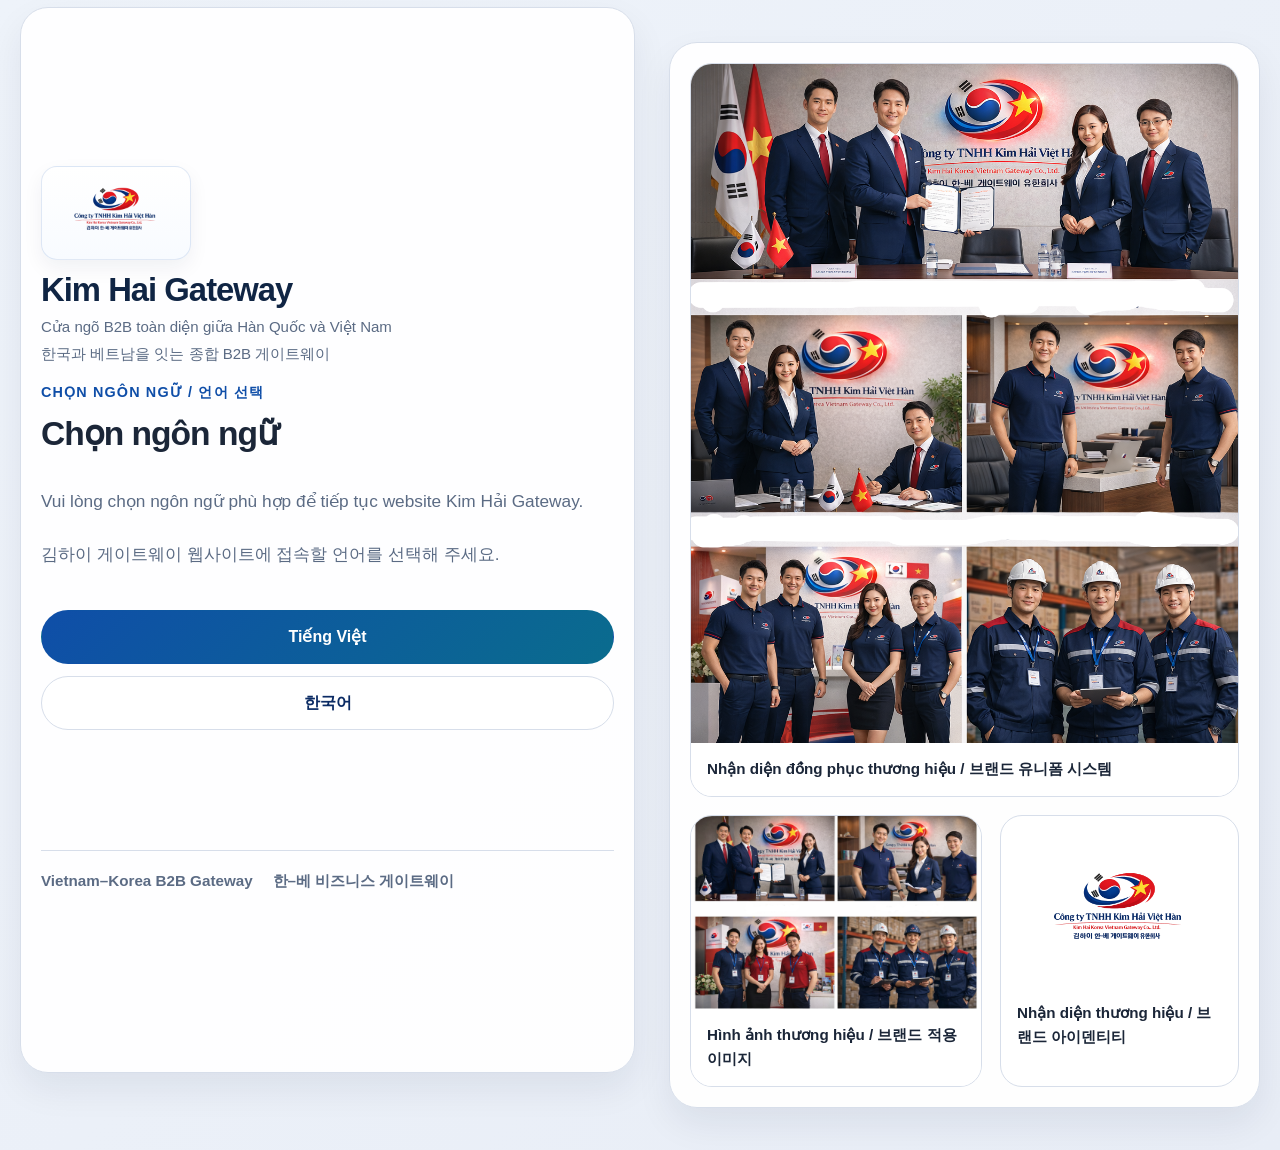
<file: index.html>
<!DOCTYPE html>
<html lang="vi">
<head>
  <meta charset="UTF-8" />
  <meta name="viewport" content="width=device-width, initial-scale=1.0" />
  <title>Kim Hải Gateway | Chọn ngôn ngữ</title>
  <meta name="description" content="Kim Hải Gateway - Cửa ngõ B2B toàn diện giữa Hàn Quốc và Việt Nam." />
  <link rel="stylesheet" href="/assets/styles.css" />
</head>
<body class="lang-landing-page">
  <main class="lang-landing-wrap">
    <section class="lang-landing-hero">
      <div class="lang-copy-panel">
        <div class="lang-brand-head">
          <img src="/assets/logo-khg.png" alt="Logo Kim Hải Gateway" class="lang-logo-img">
          <div class="lang-brand-text">
            <h1>Kim Hai Gateway</h1>
            <p class="lang-brand-vi">Cửa ngõ B2B toàn diện giữa Hàn Quốc và Việt Nam</p>
            <p class="lang-brand-ko">한국과 베트남을 잇는 종합 B2B 게이트웨이</p>
          </div>
        </div>
        <p class="lang-eyebrow">CHỌN NGÔN NGỮ / 언어 선택</p>
        <h2>Chọn ngôn ngữ</h2>
        <p class="lang-subtitle">
          Vui lòng chọn ngôn ngữ phù hợp để tiếp tục website Kim Hải Gateway.
        </p>
        <p class="lang-subtitle-ko">
          김하이 게이트웨이 웹사이트에 접속할 언어를 선택해 주세요.
        </p>
        <div class="lang-actions">
          <a class="btn btn-primary" href="/vi/index.html">Tiếng Việt</a>
          <a class="btn btn-secondary" href="/ko/index.html">한국어</a>
        </div>
        <div class="lang-note">
          <span>Vietnam–Korea B2B Gateway</span>
          <span>한–베 비즈니스 게이트웨이</span>
        </div>
      </div>
      <div class="lang-visual-panel">
        <figure class="lang-visual-main">
          <img src="/assets/uniform-board.png" alt="Đồng phục thương hiệu Kim Hải Gateway">
          <figcaption>Nhận diện đồng phục thương hiệu / 브랜드 유니폼 시스템</figcaption>
        </figure>
        <div class="lang-visual-grid">
          <figure class="lang-visual-card">
            <img src="/assets/uniform-gallery.png" alt="Hình ảnh đồng phục Kim Hải Gateway">
            <figcaption>Hình ảnh thương hiệu / 브랜드 적용 이미지</figcaption>
          </figure>
          <figure class="lang-visual-card logo-card">
            <img src="/assets/logo-khg.png" alt="Logo Kim Hải Gateway">
            <figcaption>Nhận diện thương hiệu / 브랜드 아이덴티티</figcaption>
          </figure>
        </div>
      </div>
    </section>
  </main>
</body>
</html>
</file>
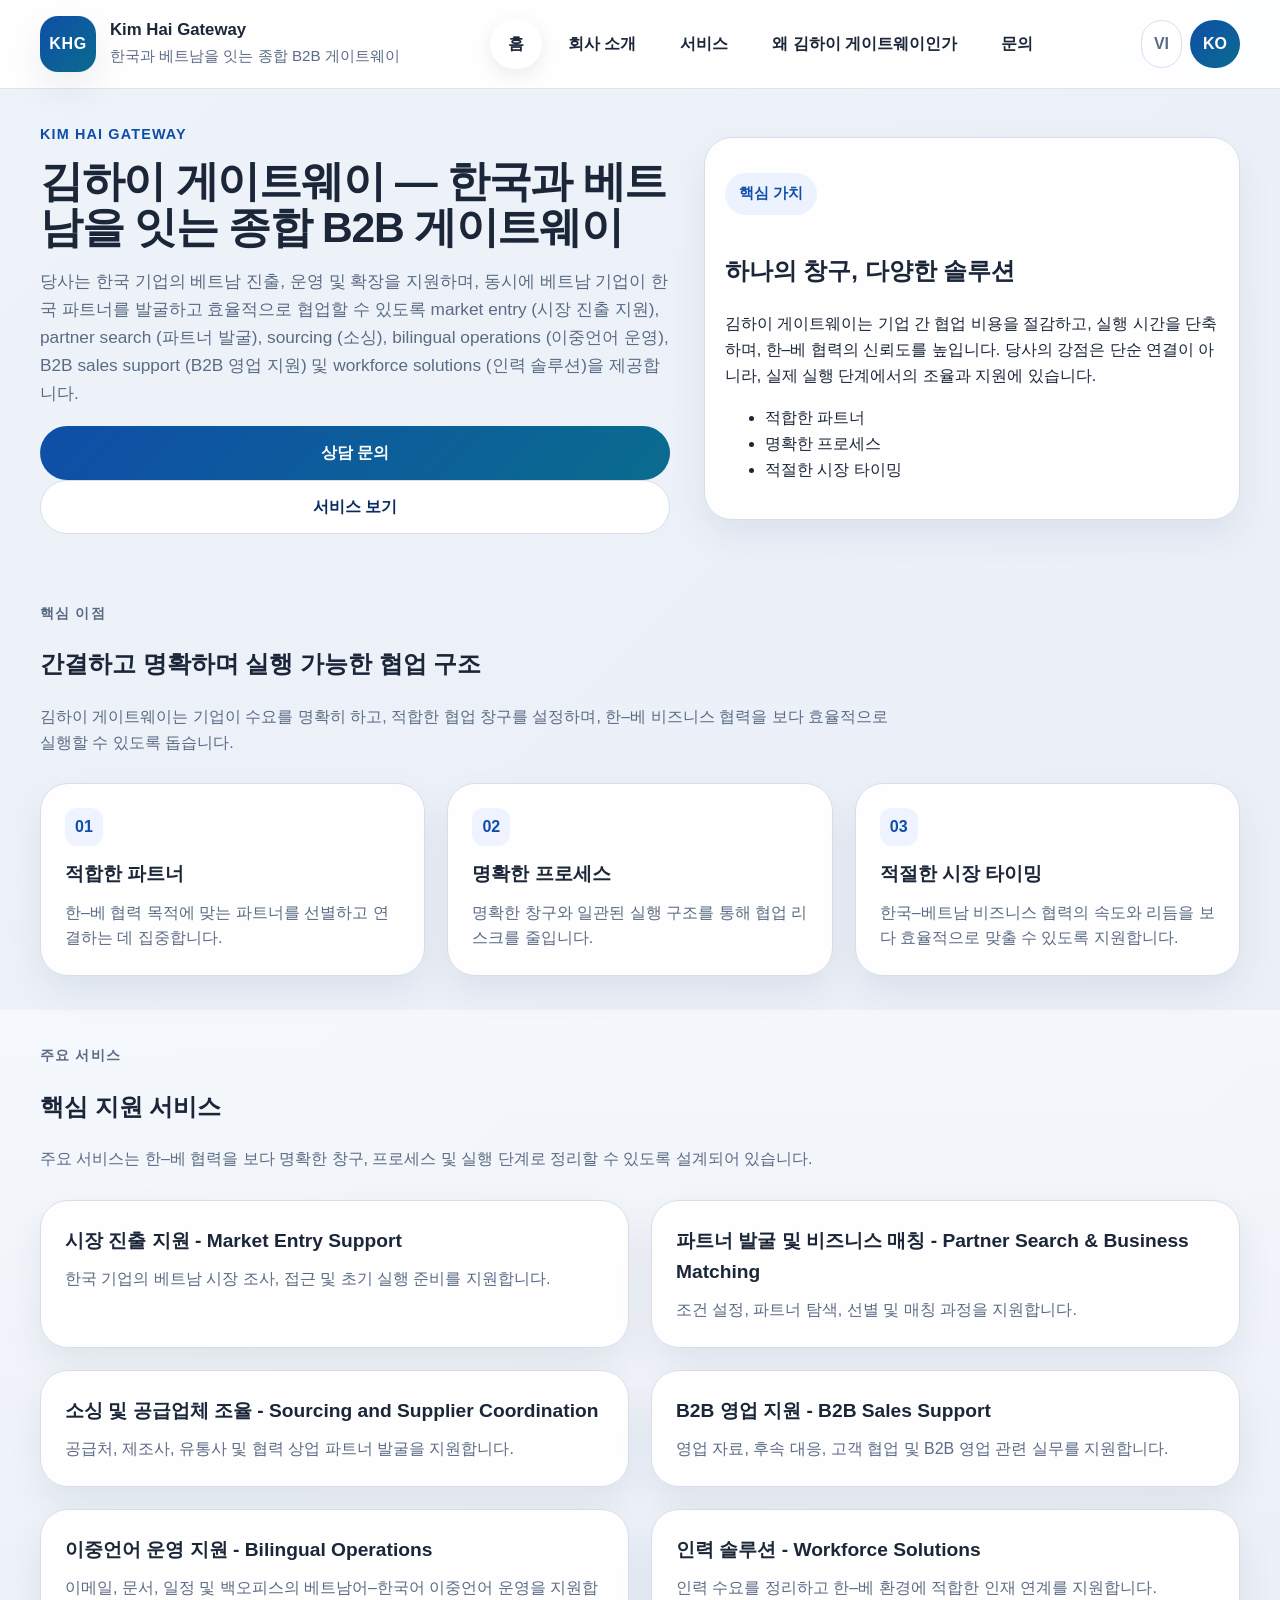
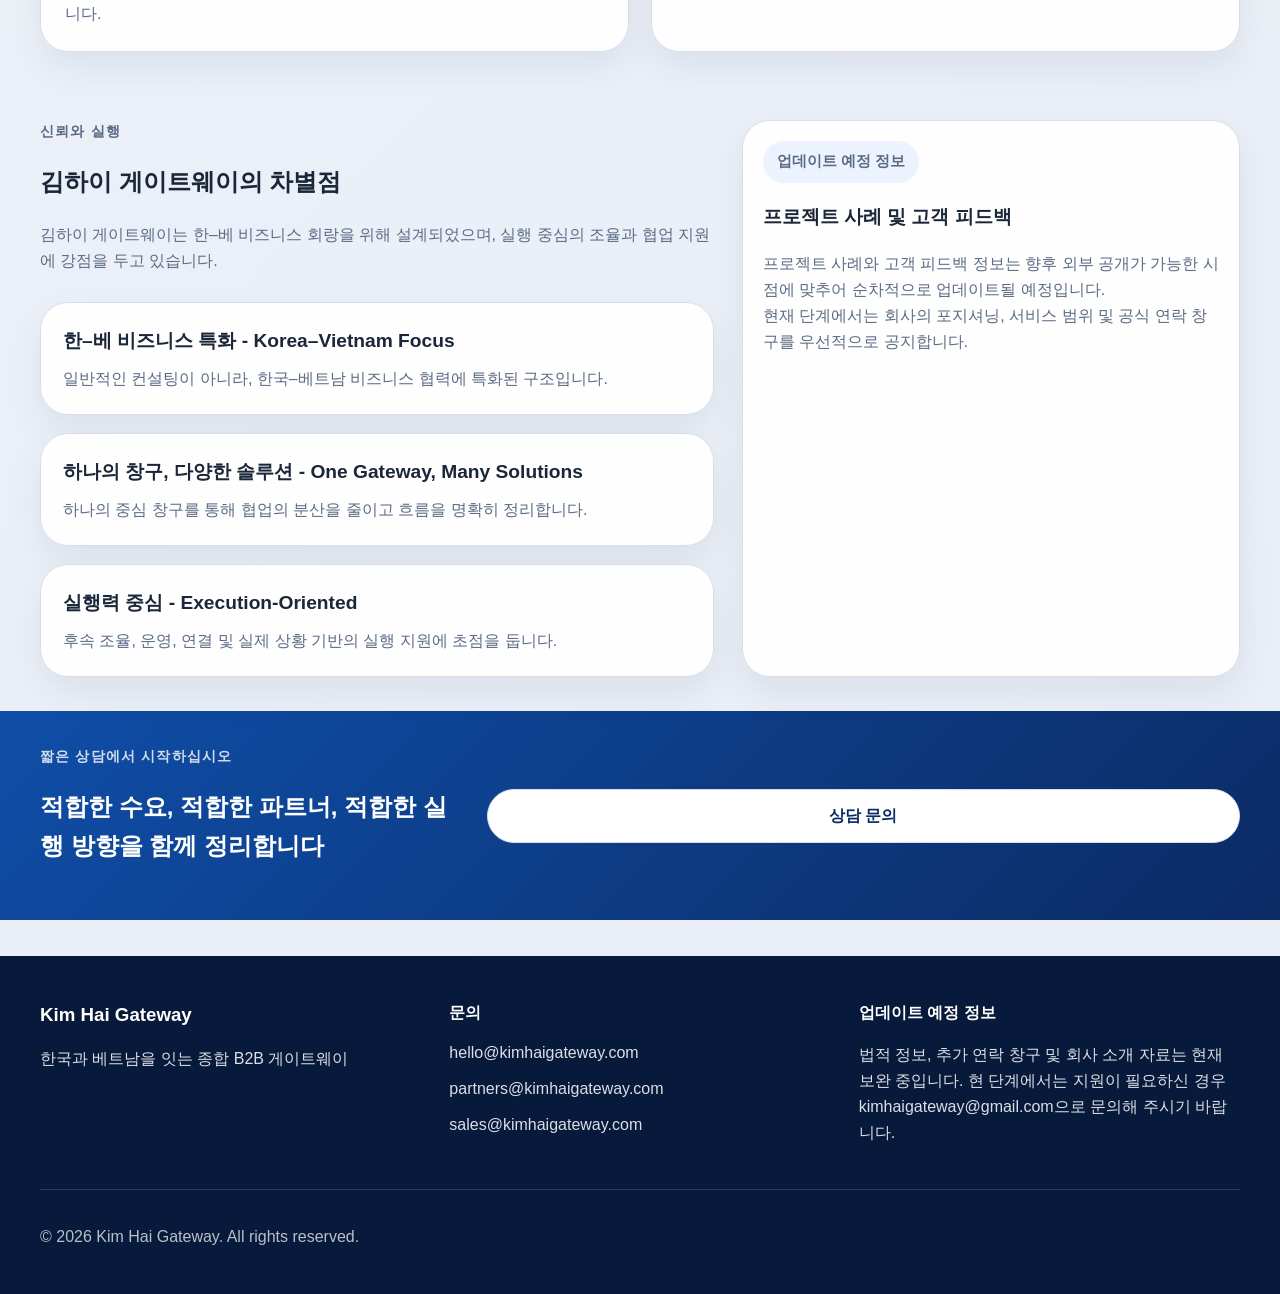
<file: ko/index.html>
<!DOCTYPE html>
<html lang="ko">
<head>
  <meta charset="UTF-8" />
  <meta name="viewport" content="width=device-width, initial-scale=1.0" />
  <title>Kim Hai Gateway | 한국과 베트남을 잇는 종합 B2B 게이트웨이</title>
  <meta name="description" content="김하이 게이트웨이는 한국 기업의 베트남 진출과 베트남 기업의 한국 파트너 협업을 지원하는 한–베 B2B 게이트웨이입니다." />
  <link rel="stylesheet" href="/assets/styles.css" />
</head>
<body>
  <header class="site-header">
    <div class="container header-inner">
      <a class="brand" href="/ko/index.html">
        <span class="brand-mark">KHG</span>
        <span class="brand-text">
          <strong>Kim Hai Gateway</strong>
          <small>한국과 베트남을 잇는 종합 B2B 게이트웨이</small>
        </span>
      </a>
      <nav class="site-nav">
        <a class="active" href="/ko/index.html">홈</a>
        <a href="/ko/about.html">회사 소개</a>
        <a href="/ko/services.html">서비스</a>
        <a href="/ko/why-us.html">왜 김하이 게이트웨이인가</a>
        <a href="/ko/contact.html">문의</a>
      </nav>
      <div class="lang-switch">
        <a href="/vi/index.html">VI</a>
        <a class="active" href="/ko/index.html">KO</a>
      </div>
    </div>
  </header>
  <main>
    <section class="hero">
      <div class="container hero-grid">
        <div>
          <p class="eyebrow">KIM HAI GATEWAY</p>
          <h1>김하이 게이트웨이 — 한국과 베트남을 잇는 종합 B2B 게이트웨이</h1>
          <p class="hero-text">당사는 한국 기업의 베트남 진출, 운영 및 확장을 지원하며, 동시에 베트남 기업이 한국 파트너를 발굴하고 효율적으로 협업할 수 있도록 market entry (시장 진출 지원), partner search (파트너 발굴), sourcing (소싱), bilingual operations (이중언어 운영), B2B sales support (B2B 영업 지원) 및 workforce solutions (인력 솔루션)을 제공합니다.</p>
          <div class="button-row">
            <a class="btn btn-primary" href="/ko/contact.html">상담 문의</a>
            <a class="btn btn-secondary" href="/ko/services.html">서비스 보기</a>
          </div>
        </div>
        <aside class="hero-card">
          <p class="card-label">핵심 가치</p>
          <h2>하나의 창구, 다양한 솔루션</h2>
          <p>김하이 게이트웨이는 기업 간 협업 비용을 절감하고, 실행 시간을 단축하며, 한–베 협력의 신뢰도를 높입니다. 당사의 강점은 단순 연결이 아니라, 실제 실행 단계에서의 조율과 지원에 있습니다.</p>
          <ul class="value-list">
            <li>적합한 파트너</li>
            <li>명확한 프로세스</li>
            <li>적절한 시장 타이밍</li>
          </ul>
        </aside>
      </div>
    </section>

    <section class="section">
      <div class="container">
        <div class="section-heading">
          <p class="eyebrow">핵심 이점</p>
          <h2>간결하고 명확하며 실행 가능한 협업 구조</h2>
          <p>김하이 게이트웨이는 기업이 수요를 명확히 하고, 적합한 협업 창구를 설정하며, 한–베 비즈니스 협력을 보다 효율적으로 실행할 수 있도록 돕습니다.</p>
        </div>
        <div class="benefit-grid">
          <article class="benefit-card">
            <span class="benefit-number">01</span>
            <h3>적합한 파트너</h3>
            <p>한–베 협력 목적에 맞는 파트너를 선별하고 연결하는 데 집중합니다.</p>
          </article>
          <article class="benefit-card">
            <span class="benefit-number">02</span>
            <h3>명확한 프로세스</h3>
            <p>명확한 창구와 일관된 실행 구조를 통해 협업 리스크를 줄입니다.</p>
          </article>
          <article class="benefit-card">
            <span class="benefit-number">03</span>
            <h3>적절한 시장 타이밍</h3>
            <p>한국–베트남 비즈니스 협력의 속도와 리듬을 보다 효율적으로 맞출 수 있도록 지원합니다.</p>
          </article>
        </div>
      </div>
    </section>

    <section class="section section-alt">
      <div class="container">
        <div class="section-heading">
          <p class="eyebrow">주요 서비스</p>
          <h2>핵심 지원 서비스</h2>
          <p>주요 서비스는 한–베 협력을 보다 명확한 창구, 프로세스 및 실행 단계로 정리할 수 있도록 설계되어 있습니다.</p>
        </div>
        <div class="services-grid">
          <article class="service-card">
            <h3>시장 진출 지원 - Market Entry Support</h3>
            <p>한국 기업의 베트남 시장 조사, 접근 및 초기 실행 준비를 지원합니다.</p>
          </article>
          <article class="service-card">
            <h3>파트너 발굴 및 비즈니스 매칭 - Partner Search &amp; Business Matching</h3>
            <p>조건 설정, 파트너 탐색, 선별 및 매칭 과정을 지원합니다.</p>
          </article>
          <article class="service-card">
            <h3>소싱 및 공급업체 조율 - Sourcing and Supplier Coordination</h3>
            <p>공급처, 제조사, 유통사 및 협력 상업 파트너 발굴을 지원합니다.</p>
          </article>
          <article class="service-card">
            <h3>B2B 영업 지원 - B2B Sales Support</h3>
            <p>영업 자료, 후속 대응, 고객 협업 및 B2B 영업 관련 실무를 지원합니다.</p>
          </article>
          <article class="service-card">
            <h3>이중언어 운영 지원 - Bilingual Operations</h3>
            <p>이메일, 문서, 일정 및 백오피스의 베트남어–한국어 이중언어 운영을 지원합니다.</p>
          </article>
          <article class="service-card">
            <h3>인력 솔루션 - Workforce Solutions</h3>
            <p>인력 수요를 정리하고 한–베 환경에 적합한 인재 연계를 지원합니다.</p>
          </article>
        </div>
      </div>
    </section>

    <section class="section">
      <div class="container two-col">
        <div>
          <div class="section-heading">
            <p class="eyebrow">신뢰와 실행</p>
            <h2>김하이 게이트웨이의 차별점</h2>
            <p>김하이 게이트웨이는 한–베 비즈니스 회랑을 위해 설계되었으며, 실행 중심의 조율과 협업 지원에 강점을 두고 있습니다.</p>
          </div>
          <div class="feature-stack">
            <article class="feature-item">
              <h3>한–베 비즈니스 특화 - Korea–Vietnam Focus</h3>
              <p>일반적인 컨설팅이 아니라, 한국–베트남 비즈니스 협력에 특화된 구조입니다.</p>
            </article>
            <article class="feature-item">
              <h3>하나의 창구, 다양한 솔루션 - One Gateway, Many Solutions</h3>
              <p>하나의 중심 창구를 통해 협업의 분산을 줄이고 흐름을 명확히 정리합니다.</p>
            </article>
            <article class="feature-item">
              <h3>실행력 중심 - Execution-Oriented</h3>
              <p>후속 조율, 운영, 연결 및 실제 상황 기반의 실행 지원에 초점을 둡니다.</p>
            </article>
          </div>
        </div>
        <aside class="placeholder-box">
          <p class="placeholder-label">업데이트 예정 정보</p>
          <h3>프로젝트 사례 및 고객 피드백</h3>
          <p>프로젝트 사례와 고객 피드백 정보는 향후 외부 공개가 가능한 시점에 맞추어 순차적으로 업데이트될 예정입니다.</p>
          <p class="placeholder-note">현재 단계에서는 회사의 포지셔닝, 서비스 범위 및 공식 연락 창구를 우선적으로 공지합니다.</p>
        </aside>
      </div>
    </section>

    <section class="section cta-band">
      <div class="container cta-band-inner">
        <div>
          <p class="eyebrow">짧은 상담에서 시작하십시오</p>
          <h2>적합한 수요, 적합한 파트너, 적합한 실행 방향을 함께 정리합니다</h2>
        </div>
        <a class="btn btn-light" href="/ko/contact.html">상담 문의</a>
      </div>
    </section>
  </main>
  <footer class="site-footer">
    <div class="container footer-grid">
      <div>
        <h3>Kim Hai Gateway</h3>
        <p>한국과 베트남을 잇는 종합 B2B 게이트웨이</p>
      </div>
      <div>
        <h4>문의</h4>
        <ul class="footer-list">
          <li><a href="mailto:hello@kimhaigateway.com">hello@kimhaigateway.com</a></li>
          <li><a href="mailto:partners@kimhaigateway.com">partners@kimhaigateway.com</a></li>
          <li><a href="mailto:sales@kimhaigateway.com">sales@kimhaigateway.com</a></li>
        </ul>
      </div>
      <div>
        <h4>업데이트 예정 정보</h4>
        <p>법적 정보, 추가 연락 창구 및 회사 소개 자료는 현재 보완 중입니다. 현 단계에서는 지원이 필요하신 경우 kimhaigateway@gmail.com으로 문의해 주시기 바랍니다.</p>
      </div>
    </div>
    <div class="container footer-bottom">
      <p>© <span id="year"></span> Kim Hai Gateway. All rights reserved.</p>
    </div>
  </footer>
  <script src="/assets/script.js"></script>
</body>
</html>
</file>
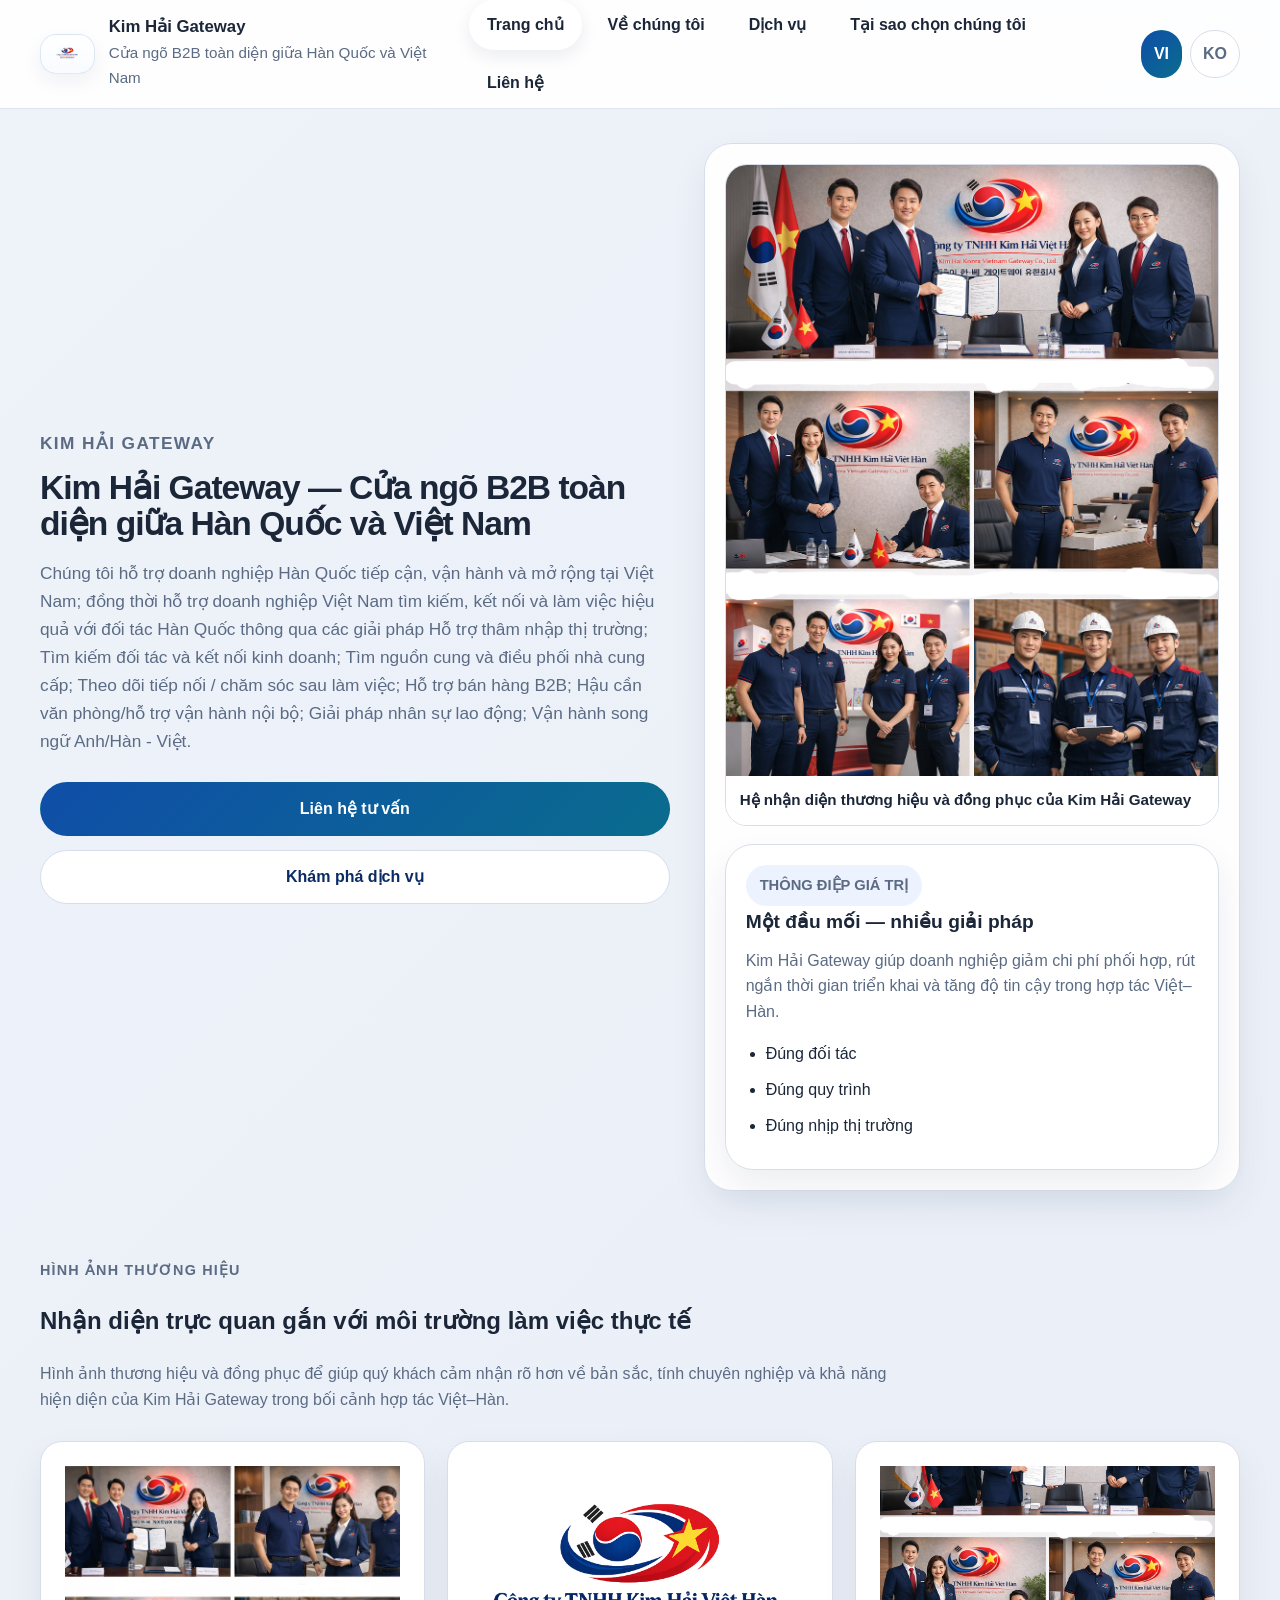
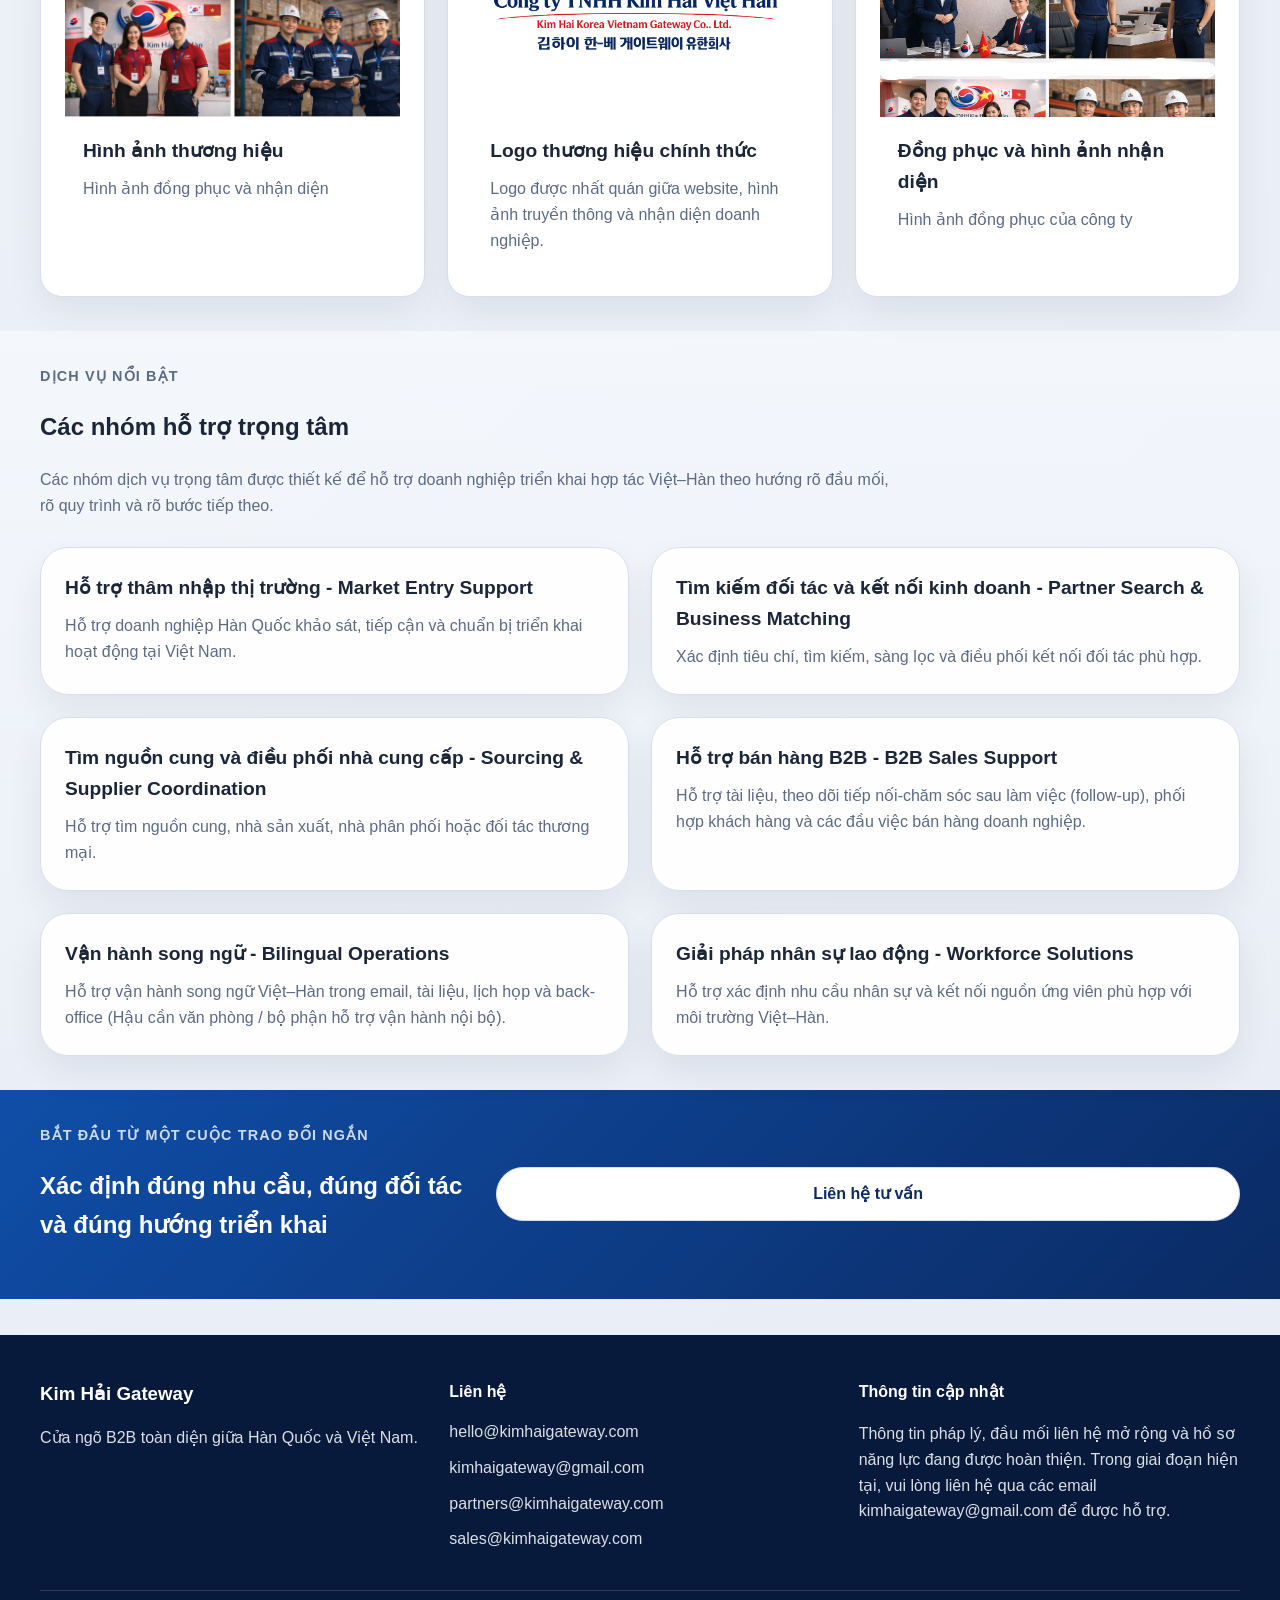
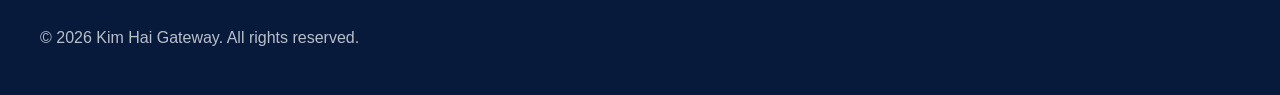
<file: vi/index.html>
<!DOCTYPE html>
<html lang="vi">
<head>
  <meta charset="UTF-8" />
  <meta name="viewport" content="width=device-width, initial-scale=1.0" />
  <title>Kim Hải Gateway | Cửa ngõ B2B toàn diện giữa Hàn Quốc và Việt Nam</title>
  <meta name="description" content="Kim Hải Gateway hỗ trợ doanh nghiệp Hàn Quốc vào Việt Nam và doanh nghiệp Việt Nam làm việc hiệu quả với đối tác Hàn Quốc thông qua các giải pháp: Hỗ trợ thâm nhập thị trường; Tìm kiếm đối tác và kết nối kinh doanh; Tìm nguồn cung và điều phối nhà cung cấp; Theo dõi tiếp nối / chăm sóc sau làm việc; Hỗ trợ bán hàng B2B; Hậu cần văn phòng/hỗ trợ vận hành nội bộ; Giải pháp nhân sự lao động; Vận hành song ngữ Anh/Hàn - Việt." />
  <link rel="stylesheet" href="/assets/styles.css" />
</head>
<body>
  <header class="site-header">
    <div class="container header-inner">
      <a class="brand" href="/vi/index.html" aria-label="Kim Hải Gateway">
        <img src="/assets/logo-khg.png" alt="Logo Kim Hải Gateway" class="lang-logo-img" style="width:56px;">
        <span class="brand-text">
          <strong>Kim Hải Gateway</strong>
          <small>Cửa ngõ B2B toàn diện giữa Hàn Quốc và Việt Nam</small>
        </span>
      </a>

      <nav class="site-nav" aria-label="Điều hướng chính">
        <a class="active" href="/vi/index.html">Trang chủ</a>
        <a href="/vi/about.html">Về chúng tôi</a>
        <a href="/vi/services.html">Dịch vụ</a>
        <a href="/vi/why-us.html">Tại sao chọn chúng tôi</a>
        <a href="/vi/contact.html">Liên hệ</a>
      </nav>

      <div class="lang-switch" aria-label="Ngôn ngữ">
        <a class="active" href="/vi/index.html" lang="vi">VI</a>
        <a href="/ko/index.html" lang="ko">KO</a>
      </div>
    </div>
  </header>

  <main>
    <section class="brand-home-hero">
      <div class="container brand-home-grid">
        <div class="brand-home-copy">
          <p class="eyebrow">KIM HẢI GATEWAY</p>
          <h1>Kim Hải Gateway — Cửa ngõ B2B toàn diện giữa Hàn Quốc và Việt Nam</h1>
          <p>
            Chúng tôi hỗ trợ doanh nghiệp Hàn Quốc tiếp cận, vận hành và mở rộng tại Việt Nam; đồng thời hỗ trợ doanh nghiệp Việt Nam tìm kiếm, kết nối và làm việc hiệu quả với đối tác Hàn Quốc thông qua các giải pháp Hỗ trợ thâm nhập thị trường; Tìm kiếm đối tác và kết nối kinh doanh; Tìm nguồn cung và điều phối nhà cung cấp; Theo dõi tiếp nối / chăm sóc sau làm việc; Hỗ trợ bán hàng B2B; Hậu cần văn phòng/hỗ trợ vận hành nội bộ; Giải pháp nhân sự lao động; Vận hành song ngữ Anh/Hàn - Việt.
          </p>
          <div class="button-row">
            <a class="btn btn-primary" href="/vi/contact.html">Liên hệ tư vấn</a>
            <a class="btn btn-secondary" href="/vi/services.html">Khám phá dịch vụ</a>
          </div>
        </div>

        <div class="brand-home-visual">
          <figure class="brand-home-image">
            <img src="/assets/uniform-board.png" alt="Hệ nhận diện đồng phục Kim Hải Gateway">
            <figcaption>Hệ nhận diện thương hiệu và đồng phục của Kim Hải Gateway</figcaption>
          </figure>

          <article class="brand-home-panel">
            <p class="card-label">THÔNG ĐIỆP GIÁ TRỊ</p>
            <h3>Một đầu mối — nhiều giải pháp</h3>
            <p>Kim Hải Gateway giúp doanh nghiệp giảm chi phí phối hợp, rút ngắn thời gian triển khai và tăng độ tin cậy trong hợp tác Việt–Hàn.</p>
            <ul>
              <li>Đúng đối tác</li>
              <li>Đúng quy trình</li>
              <li>Đúng nhịp thị trường</li>
            </ul>
          </article>
        </div>
      </div>
    </section>

    <section class="brand-gallery">
      <div class="container">
        <div class="section-heading">
          <p class="eyebrow">HÌNH ẢNH THƯƠNG HIỆU</p>
          <h2>Nhận diện trực quan gắn với môi trường làm việc thực tế</h2>
          <p>Hình ảnh thương hiệu và đồng phục để giúp quý khách cảm nhận rõ hơn về bản sắc, tính chuyên nghiệp và khả năng hiện diện của Kim Hải Gateway trong bối cảnh hợp tác Việt–Hàn.</p>
        </div>

        <div class="brand-gallery-grid">
          <article class="brand-gallery-card">
            <img src="/assets/uniform-gallery.png" alt="Hình ảnh thương hiệu Kim Hải Gateway">
            <div class="brand-gallery-body">
              <h3>Hình ảnh thương hiệu</h3>
              <p>Hình ảnh đồng phục và nhận diện</p>
            </div>
          </article>

          <article class="brand-gallery-card">
            <img src="/assets/logo-khg.png" alt="Logo Kim Hai Gateway">
            <div class="brand-gallery-body">
              <h3>Logo thương hiệu chính thức</h3>
              <p>Logo được nhất quán giữa website, hình ảnh truyền thông và nhận diện doanh nghiệp.</p>
            </div>
          </article>

          <article class="brand-gallery-card">
            <img src="/assets/uniform-board.png" alt="Đồng phục Kim Hải Gateway">
            <div class="brand-gallery-body">
              <h3>Đồng phục và hình ảnh nhận diện</h3>
              <p>Hình ảnh đồng phục của công ty</p>
            </div>
          </article>
        </div>
      </div>
    </section>

    <section class="section section-alt">
      <div class="container">
        <div class="section-heading">
          <p class="eyebrow">DỊCH VỤ NỔI BẬT</p>
          <h2>Các nhóm hỗ trợ trọng tâm</h2>
          <p>Các nhóm dịch vụ trọng tâm được thiết kế để hỗ trợ doanh nghiệp triển khai hợp tác Việt–Hàn theo hướng rõ đầu mối, rõ quy trình và rõ bước tiếp theo.</p>
        </div>

        <div class="services-grid">
          <article class="service-card">
            <h3>Hỗ trợ thâm nhập thị trường - Market Entry Support</h3>
            <p>Hỗ trợ doanh nghiệp Hàn Quốc khảo sát, tiếp cận và chuẩn bị triển khai hoạt động tại Việt Nam.</p>
          </article>
          <article class="service-card">
            <h3>Tìm kiếm đối tác và kết nối kinh doanh - Partner Search &amp; Business Matching</h3>
            <p>Xác định tiêu chí, tìm kiếm, sàng lọc và điều phối kết nối đối tác phù hợp.</p>
          </article>
          <article class="service-card">
            <h3>Tìm nguồn cung và điều phối nhà cung cấp - Sourcing &amp; Supplier Coordination</h3>
            <p>Hỗ trợ tìm nguồn cung, nhà sản xuất, nhà phân phối hoặc đối tác thương mại.</p>
          </article>
          <article class="service-card">
            <h3>Hỗ trợ bán hàng B2B - B2B Sales Support</h3>
            <p>Hỗ trợ tài liệu, theo dõi tiếp nối-chăm sóc sau làm việc (follow-up), phối hợp khách hàng và các đầu việc bán hàng doanh nghiệp.</p>
          </article>
          <article class="service-card">
            <h3>Vận hành song ngữ - Bilingual Operations</h3>
            <p>Hỗ trợ vận hành song ngữ Việt–Hàn trong email, tài liệu, lịch họp và back-office (Hậu cần văn phòng / bộ phận hỗ trợ vận hành nội bộ).</p>
          </article>
          <article class="service-card">
            <h3>Giải pháp nhân sự lao động - Workforce Solutions</h3>
            <p>Hỗ trợ xác định nhu cầu nhân sự và kết nối nguồn ứng viên phù hợp với môi trường Việt–Hàn.</p>
          </article>
        </div>
      </div>
    </section>

    <section class="section cta-band">
      <div class="container cta-band-inner">
        <div>
          <p class="eyebrow">BẮT ĐẦU TỪ MỘT CUỘC TRAO ĐỔI NGẮN</p>
          <h2>Xác định đúng nhu cầu, đúng đối tác và đúng hướng triển khai</h2>
        </div>
        <a class="btn btn-light" href="/vi/contact.html">Liên hệ tư vấn</a>
      </div>
    </section>
  </main>

  <footer class="site-footer">
    <div class="container footer-grid">
      <div>
        <h3>Kim Hải Gateway</h3>
        <p>Cửa ngõ B2B toàn diện giữa Hàn Quốc và Việt Nam.</p>
      </div>

      <div>
        <h4>Liên hệ</h4>
        <ul class="footer-list">
           <li><a href="mailto:hello@kimhaigateway.com">hello@kimhaigateway.com</a></li>          
          <li><a href="mailto:kimhaigateway@gmail.com">kimhaigateway@gmail.com</a></li>
          <li><a href="mailto:partners@kimhaigateway.com">partners@kimhaigateway.com</a></li>
          <li><a href="mailto:sales@kimhaigateway.com">sales@kimhaigateway.com</a></li>
        </ul>
      </div>

      <div>
        <h4>Thông tin cập nhật</h4>
        <p>Thông tin pháp lý, đầu mối liên hệ mở rộng và hồ sơ năng lực đang được hoàn thiện. Trong giai đoạn hiện tại, vui lòng liên hệ qua các email kimhaigateway@gmail.com để được hỗ trợ.</p>
      </div>
    </div>

    <div class="container footer-bottom">
      <p>© <span id="year"></span> Kim Hai Gateway. All rights reserved.</p>
    </div>
  </footer>

  <script src="/assets/script.js"></script>
</body>
</html>
</file>
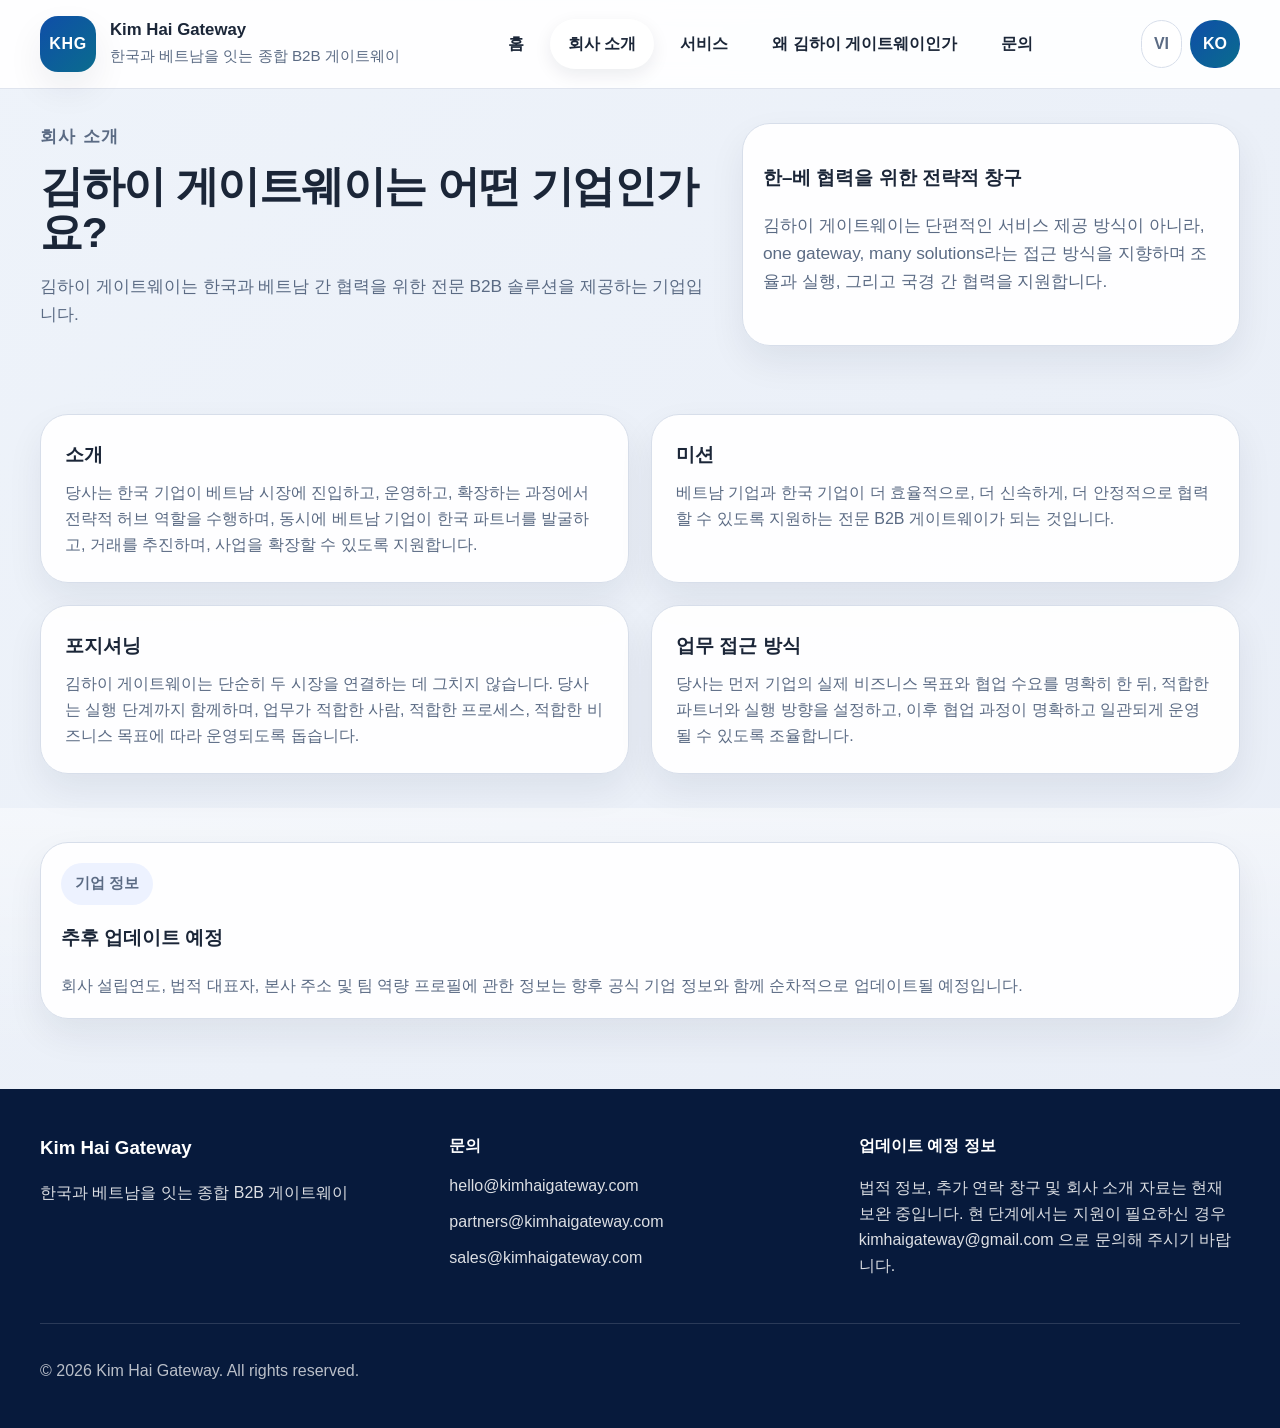
<file: ko/about.html>
<!DOCTYPE html>
<html lang="ko">
<head>
  <meta charset="UTF-8" />
  <meta name="viewport" content="width=device-width, initial-scale=1.0" />
  <title>회사 소개 | Kim Hai Gateway</title>
  <meta name="description" content="김하이 게이트웨이의 기업 소개 및 한국–베트남 B2B 협력 포지셔닝." />
  <link rel="stylesheet" href="/assets/styles.css" />
</head>
<body>
  <header class="site-header">
    <div class="container header-inner">
      <a class="brand" href="/ko/index.html">
        <span class="brand-mark">KHG</span>
        <span class="brand-text">
          <strong>Kim Hai Gateway</strong>
          <small>한국과 베트남을 잇는 종합 B2B 게이트웨이</small>
        </span>
      </a>
      <nav class="site-nav">
        <a href="/ko/index.html">홈</a>
        <a class="active" href="/ko/about.html">회사 소개</a>
        <a href="/ko/services.html">서비스</a>
        <a href="/ko/why-us.html">왜 김하이 게이트웨이인가</a>
        <a href="/ko/contact.html">문의</a>
      </nav>
      <div class="lang-switch">
        <a href="/vi/about.html">VI</a>
        <a class="active" href="/ko/about.html">KO</a>
      </div>
    </div>
  </header>
  <main>
    <section class="page-hero">
      <div class="container page-layout">
        <div>
          <p class="eyebrow">회사 소개</p>
          <h1>김하이 게이트웨이는 어떤 기업인가요?</h1>
          <p>김하이 게이트웨이는 한국과 베트남 간 협력을 위한 전문 B2B 솔루션을 제공하는 기업입니다.</p>
        </div>
        <aside class="page-panel">
          <h3>한–베 협력을 위한 전략적 창구</h3>
          <p>김하이 게이트웨이는 단편적인 서비스 제공 방식이 아니라, one gateway, many solutions라는 접근 방식을 지향하며 조율과 실행, 그리고 국경 간 협력을 지원합니다.</p>
        </aside>
      </div>
    </section>

    <section class="section">
      <div class="container grid-2">
        <article class="note-card">
          <h3>소개</h3>
          <p>당사는 한국 기업이 베트남 시장에 진입하고, 운영하고, 확장하는 과정에서 전략적 허브 역할을 수행하며, 동시에 베트남 기업이 한국 파트너를 발굴하고, 거래를 추진하며, 사업을 확장할 수 있도록 지원합니다.</p>
        </article>
        <article class="note-card">
          <h3>미션</h3>
          <p>베트남 기업과 한국 기업이 더 효율적으로, 더 신속하게, 더 안정적으로 협력할 수 있도록 지원하는 전문 B2B 게이트웨이가 되는 것입니다.</p>
        </article>
        <article class="note-card">
          <h3>포지셔닝</h3>
          <p>김하이 게이트웨이는 단순히 두 시장을 연결하는 데 그치지 않습니다. 당사는 실행 단계까지 함께하며, 업무가 적합한 사람, 적합한 프로세스, 적합한 비즈니스 목표에 따라 운영되도록 돕습니다.</p>
        </article>
        <article class="note-card">
          <h3>업무 접근 방식</h3>
          <p>당사는 먼저 기업의 실제 비즈니스 목표와 협업 수요를 명확히 한 뒤, 적합한 파트너와 실행 방향을 설정하고, 이후 협업 과정이 명확하고 일관되게 운영될 수 있도록 조율합니다.</p>
        </article>
      </div>
    </section>

    <section class="section section-alt">
      <div class="container">
        <article class="placeholder-box">
          <p class="placeholder-label">기업 정보</p>
          <h3>추후 업데이트 예정</h3>
          <p>회사 설립연도, 법적 대표자, 본사 주소 및 팀 역량 프로필에 관한 정보는 향후 공식 기업 정보와 함께 순차적으로 업데이트될 예정입니다.</p>
        </article>
      </div>
    </section>
  </main>
  <footer class="site-footer">
    <div class="container footer-grid">
      <div>
        <h3>Kim Hai Gateway</h3>
        <p>한국과 베트남을 잇는 종합 B2B 게이트웨이</p>
      </div>
      <div>
        <h4>문의</h4>
        <ul class="footer-list">
          <li><a href="mailto:hello@kimhaigateway.com">hello@kimhaigateway.com</a></li>
          <li><a href="mailto:partners@kimhaigateway.com">partners@kimhaigateway.com</a></li>
          <li><a href="mailto:sales@kimhaigateway.com">sales@kimhaigateway.com</a></li>
        </ul>
      </div>
      <div>
        <h4>업데이트 예정 정보</h4>
        <p>법적 정보, 추가 연락 창구 및 회사 소개 자료는 현재 보완 중입니다. 현 단계에서는 지원이 필요하신 경우 kimhaigateway@gmail.com 으로 문의해 주시기 바랍니다.</p>
      </div>
    </div>
    <div class="container footer-bottom">
      <p>© <span id="year"></span> Kim Hai Gateway. All rights reserved.</p>
    </div>
  </footer>
  <script src="/assets/script.js"></script>
</body>
</html>
</file>
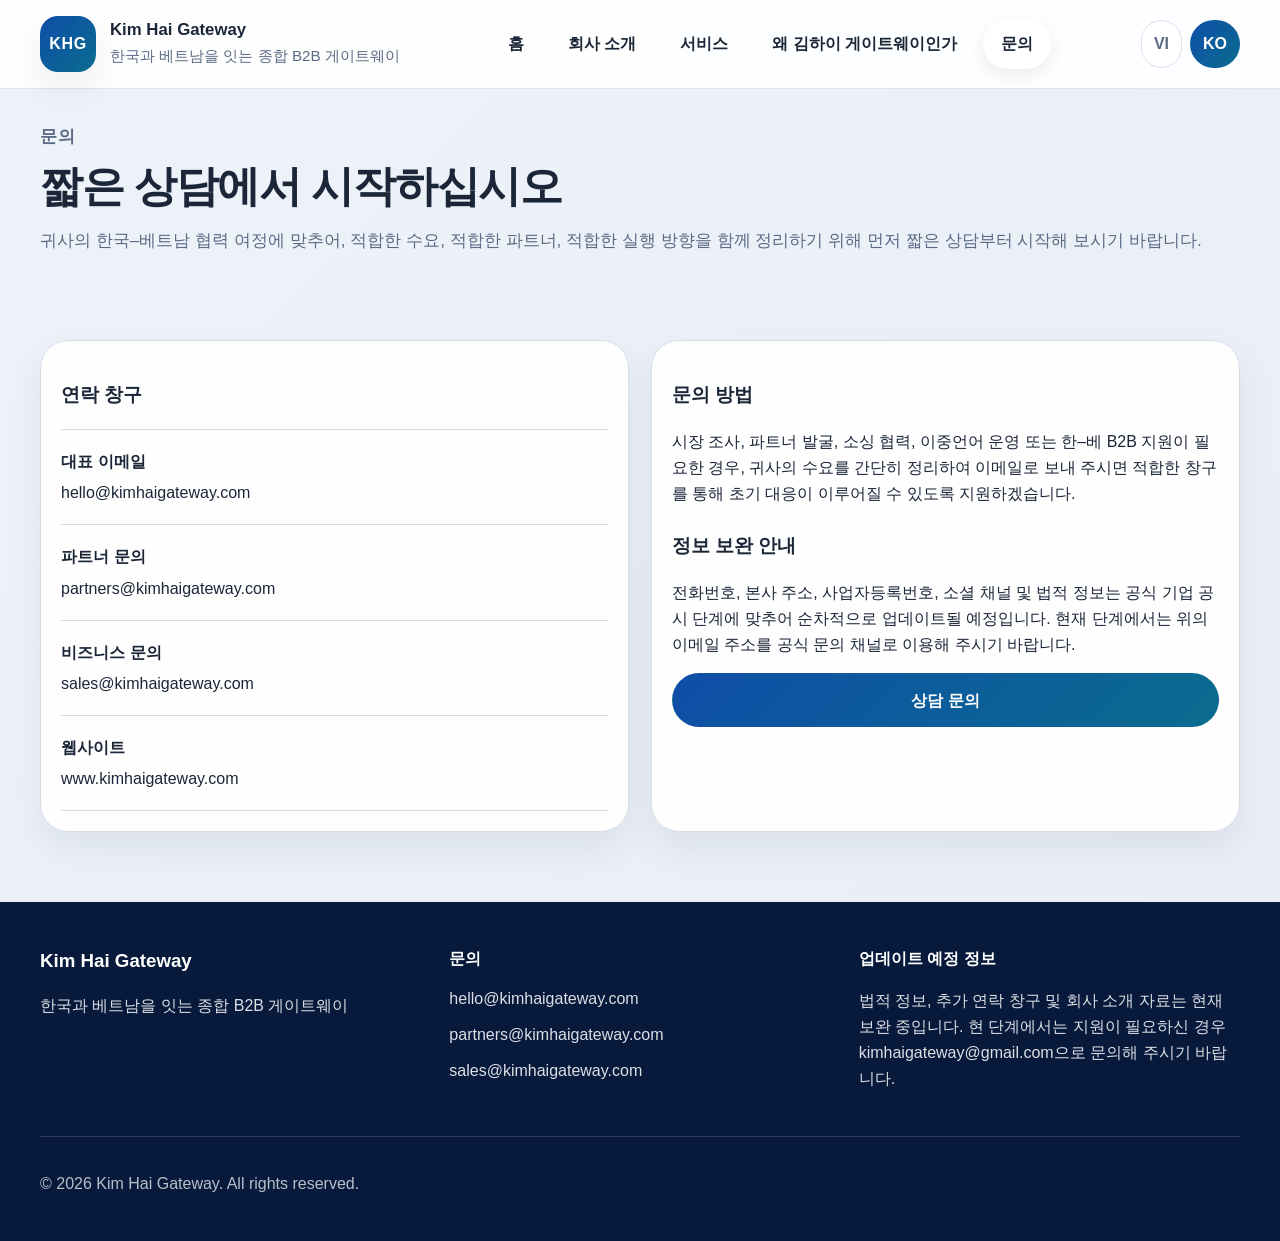
<file: ko/contact.html>
<!DOCTYPE html>
<html lang="ko">
<head>
  <meta charset="UTF-8" />
  <meta name="viewport" content="width=device-width, initial-scale=1.0" />
  <title>문의 | Kim Hai Gateway</title>
  <meta name="description" content="김하이 게이트웨이와의 문의를 통해 적합한 수요, 파트너 및 실행 방향을 함께 정리해 보십시오." />
  <link rel="stylesheet" href="/assets/styles.css" />
</head>
<body>
  <header class="site-header">
    <div class="container header-inner">
      <a class="brand" href="/ko/index.html">
        <span class="brand-mark">KHG</span>
        <span class="brand-text">
          <strong>Kim Hai Gateway</strong>
          <small>한국과 베트남을 잇는 종합 B2B 게이트웨이</small>
        </span>
      </a>
      <nav class="site-nav">
        <a href="/ko/index.html">홈</a>
        <a href="/ko/about.html">회사 소개</a>
        <a href="/ko/services.html">서비스</a>
        <a href="/ko/why-us.html">왜 김하이 게이트웨이인가</a>
        <a class="active" href="/ko/contact.html">문의</a>
      </nav>
      <div class="lang-switch">
        <a href="/vi/contact.html">VI</a>
        <a class="active" href="/ko/contact.html">KO</a>
      </div>
    </div>
  </header>
  <main>
    <section class="page-hero">
      <div class="container">
        <p class="eyebrow">문의</p>
        <h1>짧은 상담에서 시작하십시오</h1>
        <p>귀사의 한국–베트남 협력 여정에 맞추어, 적합한 수요, 적합한 파트너, 적합한 실행 방향을 함께 정리하기 위해 먼저 짧은 상담부터 시작해 보시기 바랍니다.</p>
      </div>
    </section>

    <section class="section">
      <div class="container grid-2">
        <div class="page-panel">
          <h3>연락 창구</h3>
          <div class="divider-list">
            <div class="divider-item">
              <strong>대표 이메일</strong>
              <a href="mailto:hello@kimhaigateway.com">hello@kimhaigateway.com</a>
            </div>
            <div class="divider-item">
              <strong>파트너 문의</strong>
              <a href="mailto:partners@kimhaigateway.com">partners@kimhaigateway.com</a>
            </div>
            <div class="divider-item">
              <strong>비즈니스 문의</strong>
              <a href="mailto:sales@kimhaigateway.com">sales@kimhaigateway.com</a>
            </div>
            <div class="divider-item">
              <strong>웹사이트</strong>
              <a href="https://www.kimhaigateway.com">www.kimhaigateway.com</a>
            </div>
          </div>
        </div>

        <div class="page-panel">
          <h3>문의 방법</h3>
          <p>시장 조사, 파트너 발굴, 소싱 협력, 이중언어 운영 또는 한–베 B2B 지원이 필요한 경우, 귀사의 수요를 간단히 정리하여 이메일로 보내 주시면 적합한 창구를 통해 초기 대응이 이루어질 수 있도록 지원하겠습니다.</p>
          <h3 style="margin-top:24px;">정보 보완 안내</h3>
          <p>전화번호, 본사 주소, 사업자등록번호, 소셜 채널 및 법적 정보는 공식 기업 공시 단계에 맞추어 순차적으로 업데이트될 예정입니다. 현재 단계에서는 위의 이메일 주소를 공식 문의 채널로 이용해 주시기 바랍니다.</p>
          <div class="button-row">
            <a class="btn btn-primary" href="mailto:hello@kimhaigateway.com">상담 문의</a>
          </div>
        </div>
      </div>
    </section>
  </main>
  <footer class="site-footer">
    <div class="container footer-grid">
      <div>
        <h3>Kim Hai Gateway</h3>
        <p>한국과 베트남을 잇는 종합 B2B 게이트웨이</p>
      </div>
      <div>
        <h4>문의</h4>
        <ul class="footer-list">
          <li><a href="mailto:hello@kimhaigateway.com">hello@kimhaigateway.com</a></li>
          <li><a href="mailto:partners@kimhaigateway.com">partners@kimhaigateway.com</a></li>
          <li><a href="mailto:sales@kimhaigateway.com">sales@kimhaigateway.com</a></li>
        </ul>
      </div>
      <div>
        <h4>업데이트 예정 정보</h4>
        <p>법적 정보, 추가 연락 창구 및 회사 소개 자료는 현재 보완 중입니다. 현 단계에서는 지원이 필요하신 경우 kimhaigateway@gmail.com으로 문의해 주시기 바랍니다.</p>
      </div>
    </div>
    <div class="container footer-bottom">
      <p>© <span id="year"></span> Kim Hai Gateway. All rights reserved.</p>
    </div>
  </footer>
  <script src="/assets/script.js"></script>
</body>
</html>
</file>
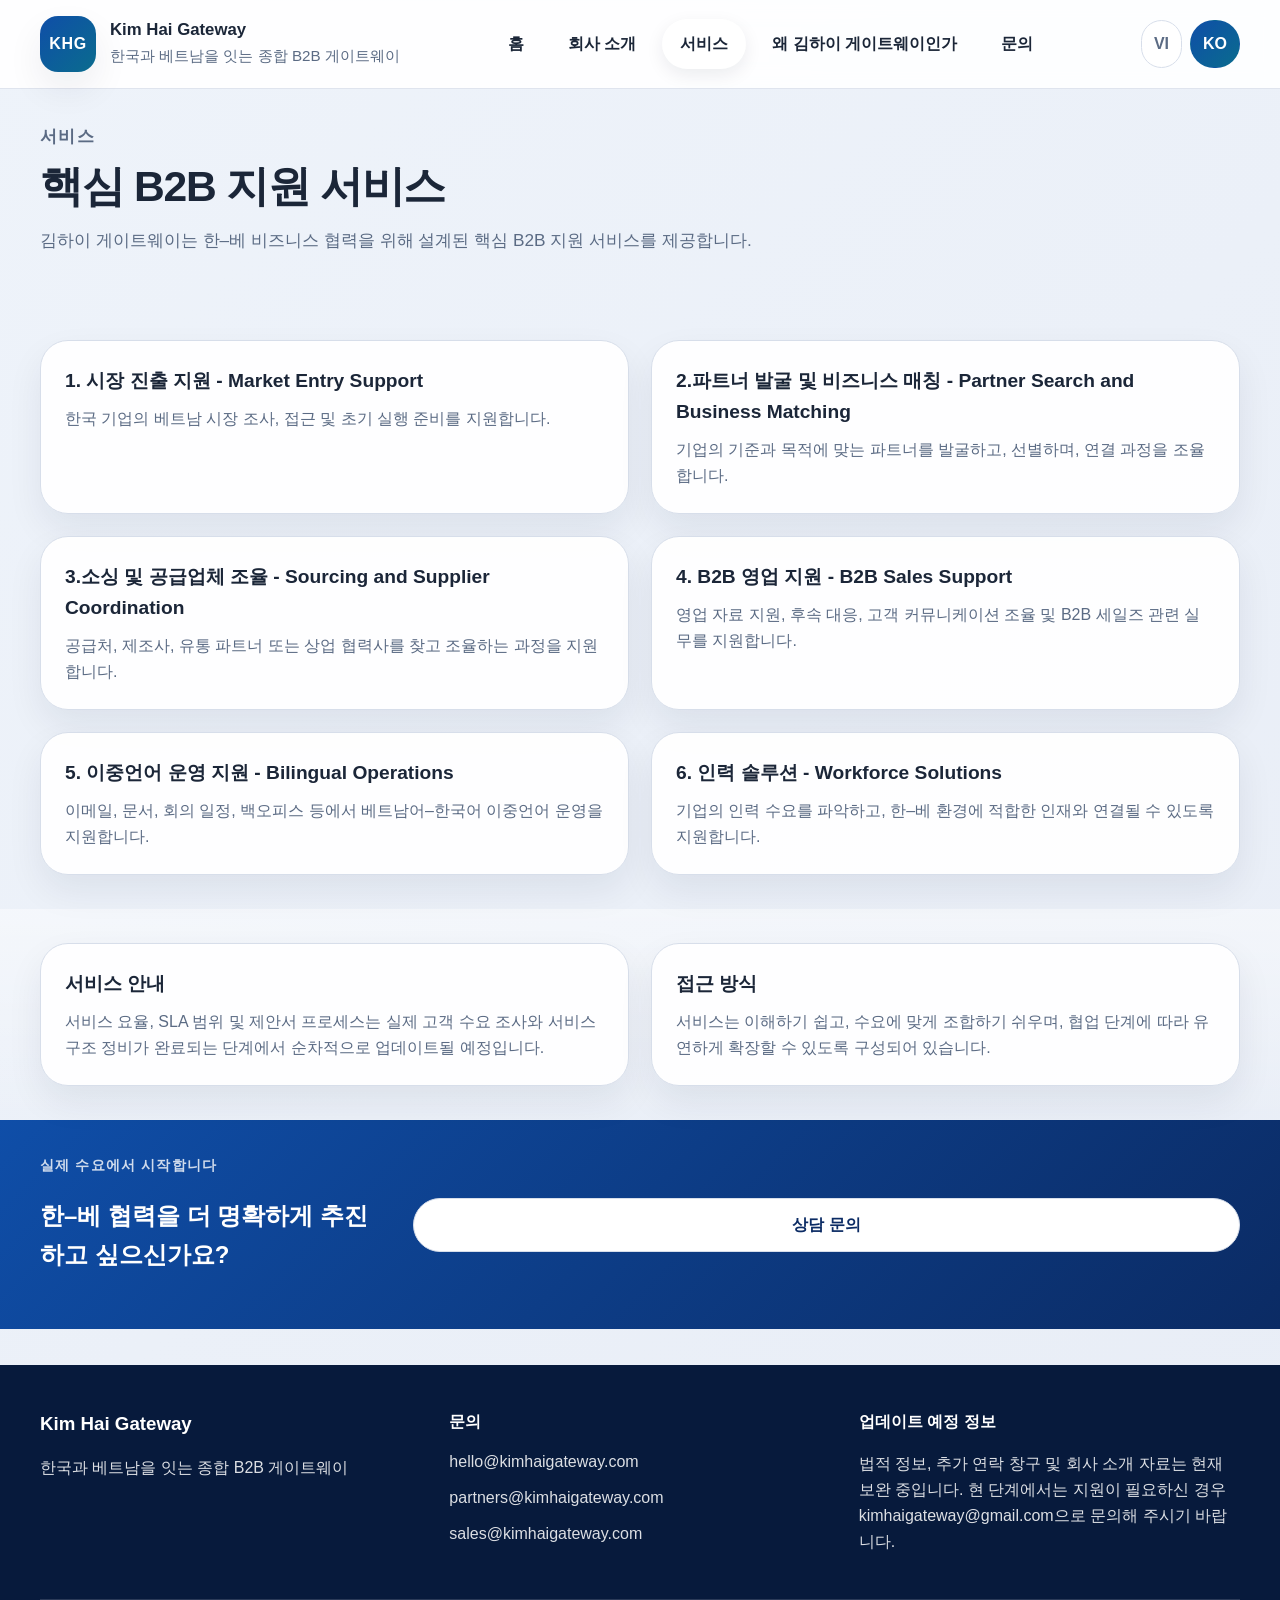
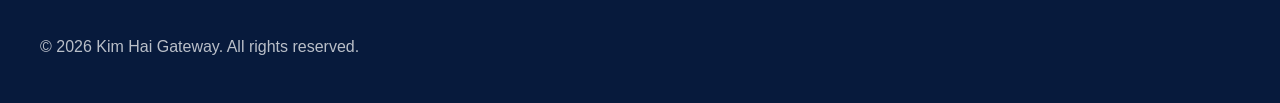
<file: ko/services.html>
<!DOCTYPE html>
<html lang="ko">
<head>
  <meta charset="UTF-8" />
  <meta name="viewport" content="width=device-width, initial-scale=1.0" />
  <title>서비스 | Kim Hai Gateway</title>
  <meta name="description" content="김하이 게이트웨이의 핵심 B2B 지원 서비스." />
  <link rel="stylesheet" href="/assets/styles.css" />
</head>
<body>
  <header class="site-header">
    <div class="container header-inner">
      <a class="brand" href="/ko/index.html">
        <span class="brand-mark">KHG</span>
        <span class="brand-text">
          <strong>Kim Hai Gateway</strong>
          <small>한국과 베트남을 잇는 종합 B2B 게이트웨이</small>
        </span>
      </a>
      <nav class="site-nav">
        <a href="/ko/index.html">홈</a>
        <a href="/ko/about.html">회사 소개</a>
        <a class="active" href="/ko/services.html">서비스</a>
        <a href="/ko/why-us.html">왜 김하이 게이트웨이인가</a>
        <a href="/ko/contact.html">문의</a>
      </nav>
      <div class="lang-switch">
        <a href="/vi/services.html">VI</a>
        <a class="active" href="/ko/services.html">KO</a>
      </div>
    </div>
  </header>
  <main>
    <section class="page-hero">
      <div class="container">
        <p class="eyebrow">서비스</p>
        <h1>핵심 B2B 지원 서비스</h1>
        <p>김하이 게이트웨이는 한–베 비즈니스 협력을 위해 설계된 핵심 B2B 지원 서비스를 제공합니다.</p>
      </div>
    </section>

    <section class="section">
      <div class="container services-grid">
        <article class="service-card">
          <h3>1. 시장 진출 지원 - Market Entry Support</h3>
          <p>한국 기업의 베트남 시장 조사, 접근 및 초기 실행 준비를 지원합니다.</p>
        </article>
        <article class="service-card">
          <h3>2.파트너 발굴 및 비즈니스 매칭 - Partner Search and Business Matching</h3>
          <p>기업의 기준과 목적에 맞는 파트너를 발굴하고, 선별하며, 연결 과정을 조율합니다.</p>
        </article>
        <article class="service-card">
          <h3>3.소싱 및 공급업체 조율 - Sourcing and Supplier Coordination</h3>
          <p>공급처, 제조사, 유통 파트너 또는 상업 협력사를 찾고 조율하는 과정을 지원합니다.</p>
        </article>
        <article class="service-card">
          <h3>4. B2B 영업 지원 - B2B Sales Support</h3>
          <p>영업 자료 지원, 후속 대응, 고객 커뮤니케이션 조율 및 B2B 세일즈 관련 실무를 지원합니다.</p>
        </article>
        <article class="service-card">
          <h3>5. 이중언어 운영 지원 - Bilingual Operations</h3>
          <p>이메일, 문서, 회의 일정, 백오피스 등에서 베트남어–한국어 이중언어 운영을 지원합니다.</p>
        </article>
        <article class="service-card">
          <h3>6. 인력 솔루션 - Workforce Solutions</h3>
          <p>기업의 인력 수요를 파악하고, 한–베 환경에 적합한 인재와 연결될 수 있도록 지원합니다.</p>
        </article>
      </div>
    </section>

    <section class="section section-alt">
      <div class="container grid-2">
        <article class="note-card">
          <h3>서비스 안내</h3>
          <p>서비스 요율, SLA 범위 및 제안서 프로세스는 실제 고객 수요 조사와 서비스 구조 정비가 완료되는 단계에서 순차적으로 업데이트될 예정입니다.</p>
        </article>
        <article class="note-card">
          <h3>접근 방식</h3>
          <p>서비스는 이해하기 쉽고, 수요에 맞게 조합하기 쉬우며, 협업 단계에 따라 유연하게 확장할 수 있도록 구성되어 있습니다.</p>
        </article>
      </div>
    </section>

    <section class="section cta-band">
      <div class="container cta-band-inner">
        <div>
          <p class="eyebrow">실제 수요에서 시작합니다</p>
          <h2>한–베 협력을 더 명확하게 추진하고 싶으신가요?</h2>
        </div>
        <a class="btn btn-light" href="/ko/contact.html">상담 문의</a>
      </div>
    </section>
  </main>
  <footer class="site-footer">
    <div class="container footer-grid">
      <div>
        <h3>Kim Hai Gateway</h3>
        <p>한국과 베트남을 잇는 종합 B2B 게이트웨이</p>
      </div>
      <div>
        <h4>문의</h4>
        <ul class="footer-list">
          <li><a href="mailto:hello@kimhaigateway.com">hello@kimhaigateway.com</a></li>
          <li><a href="mailto:partners@kimhaigateway.com">partners@kimhaigateway.com</a></li>
          <li><a href="mailto:sales@kimhaigateway.com">sales@kimhaigateway.com</a></li>
        </ul>
      </div>
      <div>
        <h4>업데이트 예정 정보</h4>
        <p>법적 정보, 추가 연락 창구 및 회사 소개 자료는 현재 보완 중입니다. 현 단계에서는 지원이 필요하신 경우 kimhaigateway@gmail.com으로 문의해 주시기 바랍니다.</p>
      </div>
    </div>
    <div class="container footer-bottom">
      <p>© <span id="year"></span> Kim Hai Gateway. All rights reserved.</p>
    </div>
  </footer>
  <script src="/assets/script.js"></script>
</body>
</html>
</file>
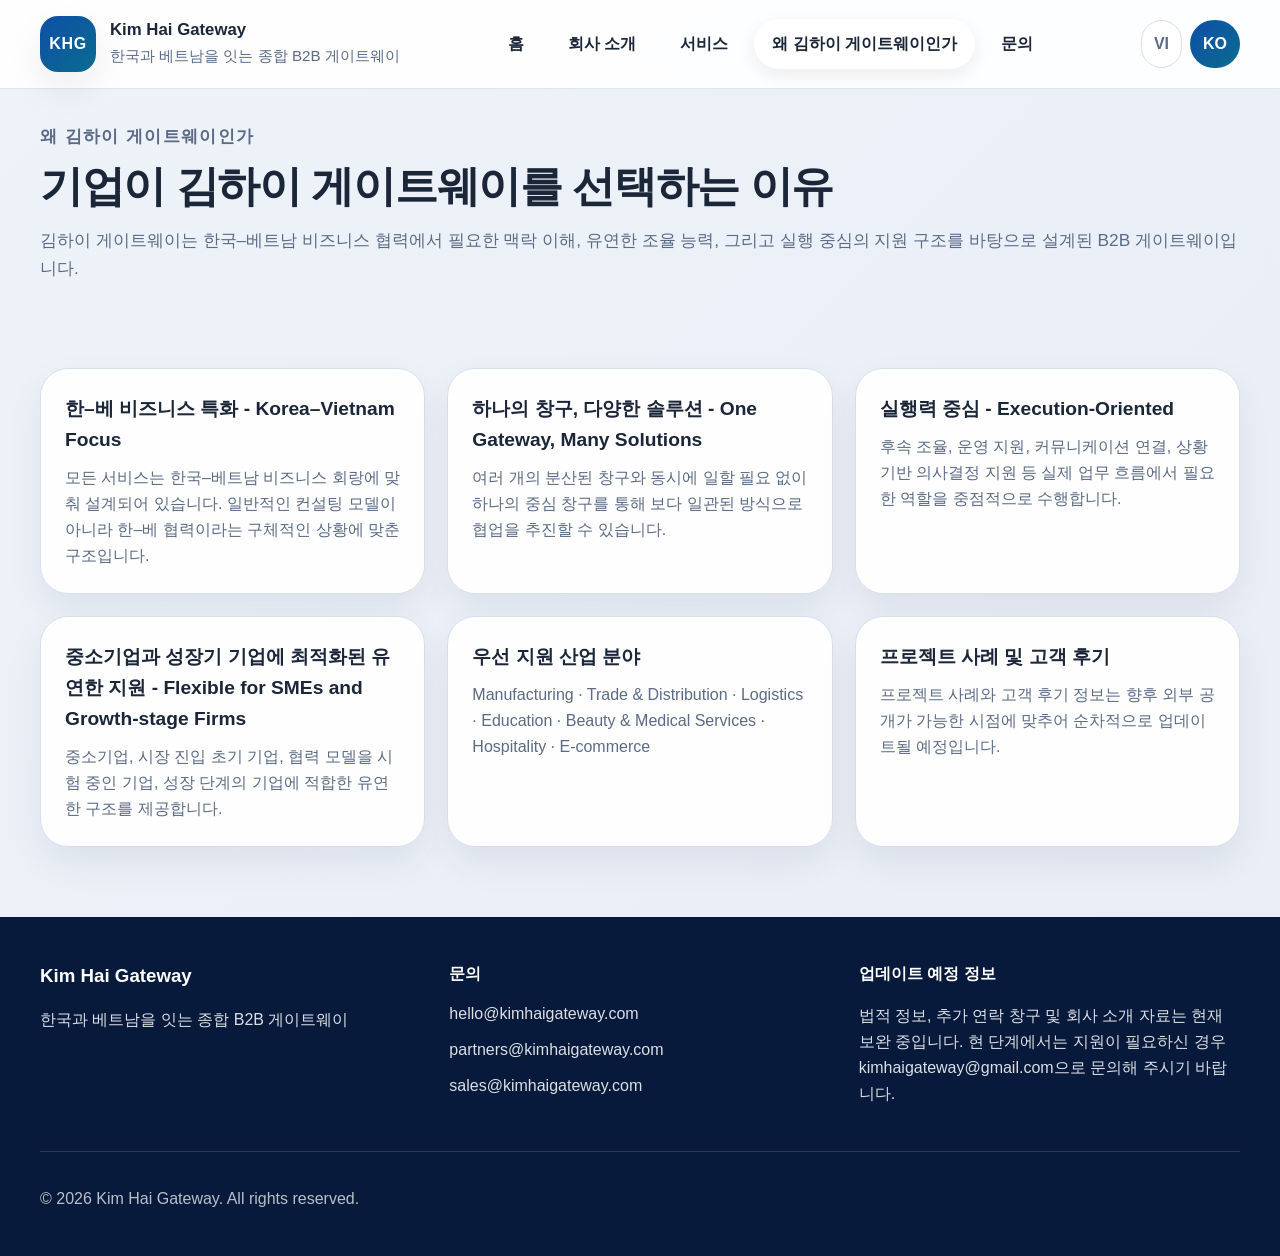
<file: ko/why-us.html>
<!DOCTYPE html>
<html lang="ko">
<head>
  <meta charset="UTF-8" />
  <meta name="viewport" content="width=device-width, initial-scale=1.0" />
  <title>왜 김하이 게이트웨이인가 | Kim Hai Gateway</title>
  <meta name="description" content="기업이 김하이 게이트웨이를 선택하는 이유와 한–베 B2B 협력에서의 강점." />
  <link rel="stylesheet" href="/assets/styles.css" />
</head>
<body>
  <header class="site-header">
    <div class="container header-inner">
      <a class="brand" href="/ko/index.html">
        <span class="brand-mark">KHG</span>
        <span class="brand-text">
          <strong>Kim Hai Gateway</strong>
          <small>한국과 베트남을 잇는 종합 B2B 게이트웨이</small>
        </span>
      </a>
      <nav class="site-nav">
        <a href="/ko/index.html">홈</a>
        <a href="/ko/about.html">회사 소개</a>
        <a href="/ko/services.html">서비스</a>
        <a class="active" href="/ko/why-us.html">왜 김하이 게이트웨이인가</a>
        <a href="/ko/contact.html">문의</a>
      </nav>
      <div class="lang-switch">
        <a href="/vi/why-us.html">VI</a>
        <a class="active" href="/ko/why-us.html">KO</a>
      </div>
    </div>
  </header>
  <main>
    <section class="page-hero">
      <div class="container">
        <p class="eyebrow">왜 김하이 게이트웨이인가</p>
        <h1>기업이 김하이 게이트웨이를 선택하는 이유</h1>
        <p>김하이 게이트웨이는 한국–베트남 비즈니스 협력에서 필요한 맥락 이해, 유연한 조율 능력, 그리고 실행 중심의 지원 구조를 바탕으로 설계된 B2B 게이트웨이입니다.</p>
      </div>
    </section>

    <section class="section">
      <div class="container why-grid">
        <article class="why-card">
          <h3>한–베 비즈니스 특화 - Korea–Vietnam Focus</h3>
          <p>모든 서비스는 한국–베트남 비즈니스 회랑에 맞춰 설계되어 있습니다. 일반적인 컨설팅 모델이 아니라 한–베 협력이라는 구체적인 상황에 맞춘 구조입니다.</p>
        </article>
        <article class="why-card">
          <h3>하나의 창구, 다양한 솔루션 - One Gateway, Many Solutions</h3>
          <p>여러 개의 분산된 창구와 동시에 일할 필요 없이 하나의 중심 창구를 통해 보다 일관된 방식으로 협업을 추진할 수 있습니다.</p>
        </article>
        <article class="why-card">
          <h3>실행력 중심 - Execution-Oriented</h3>
          <p>후속 조율, 운영 지원, 커뮤니케이션 연결, 상황 기반 의사결정 지원 등 실제 업무 흐름에서 필요한 역할을 중점적으로 수행합니다.</p>
        </article>
        <article class="why-card">
          <h3>중소기업과 성장기 기업에 최적화된 유연한 지원 - Flexible for SMEs and Growth-stage Firms</h3>
          <p>중소기업, 시장 진입 초기 기업, 협력 모델을 시험 중인 기업, 성장 단계의 기업에 적합한 유연한 구조를 제공합니다.</p>
        </article>
        <article class="why-card">
          <h3>우선 지원 산업 분야</h3>
          <p>Manufacturing · Trade &amp; Distribution · Logistics · Education · Beauty &amp; Medical Services · Hospitality · E-commerce</p>
        </article>
        <article class="why-card">
          <h3>프로젝트 사례 및 고객 후기</h3>
          <p>프로젝트 사례와 고객 후기 정보는 향후 외부 공개가 가능한 시점에 맞추어 순차적으로 업데이트될 예정입니다.</p>
        </article>
      </div>
    </section>
  </main>
  <footer class="site-footer">
    <div class="container footer-grid">
      <div>
        <h3>Kim Hai Gateway</h3>
        <p>한국과 베트남을 잇는 종합 B2B 게이트웨이</p>
      </div>
      <div>
        <h4>문의</h4>
        <ul class="footer-list">
          <li><a href="mailto:hello@kimhaigateway.com">hello@kimhaigateway.com</a></li>
          <li><a href="mailto:partners@kimhaigateway.com">partners@kimhaigateway.com</a></li>
          <li><a href="mailto:sales@kimhaigateway.com">sales@kimhaigateway.com</a></li>
        </ul>
      </div>
      <div>
        <h4>업데이트 예정 정보</h4>
        <p>법적 정보, 추가 연락 창구 및 회사 소개 자료는 현재 보완 중입니다. 현 단계에서는 지원이 필요하신 경우 kimhaigateway@gmail.com으로 문의해 주시기 바랍니다.</p>
      </div>
    </div>
    <div class="container footer-bottom">
      <p>© <span id="year"></span> Kim Hai Gateway. All rights reserved.</p>
    </div>
  </footer>
  <script src="/assets/script.js"></script>
</body>
</html>
</file>
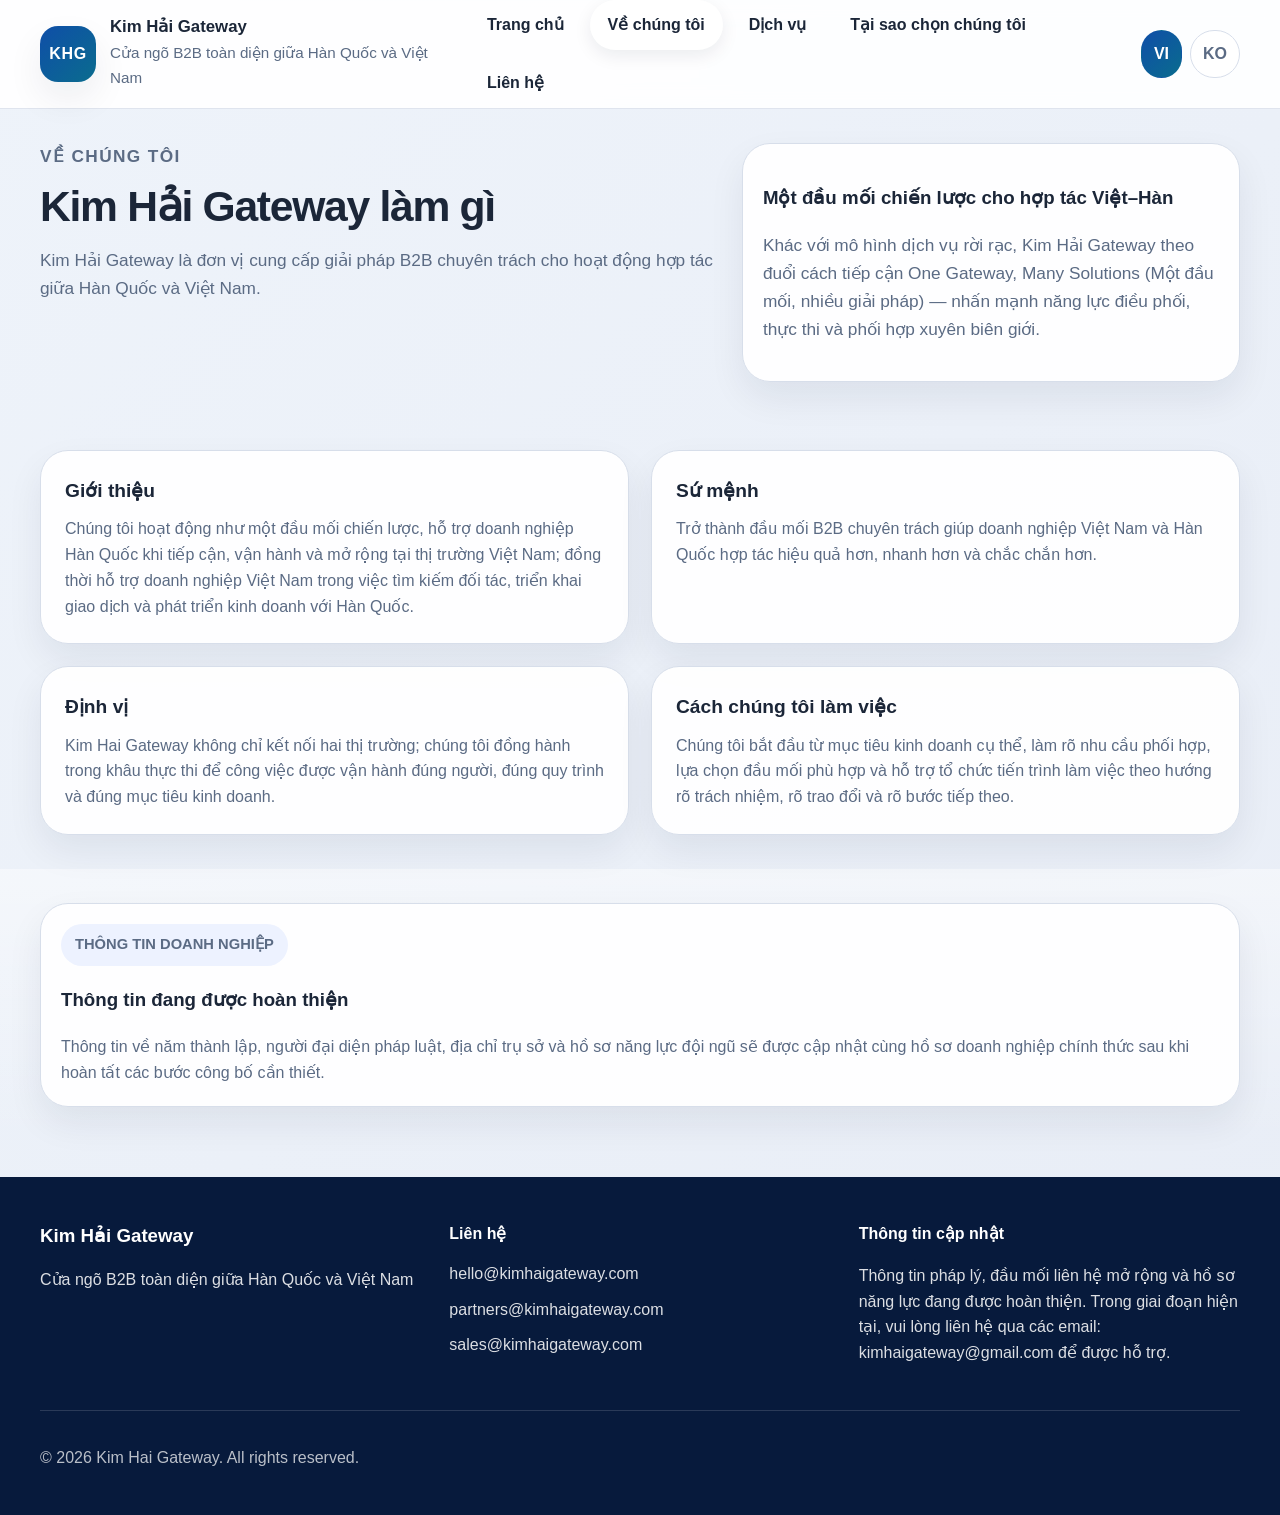
<file: vi/about.html>
<!DOCTYPE html>
<html lang="vi">
<head>
  <meta charset="UTF-8" />
  <meta name="viewport" content="width=device-width, initial-scale=1.0" />
  <title>Về chúng tôi | Kim Hải Gateway</title>
  <meta name="description" content="Giới thiệu về Kim Hải Gateway và định vị B2B chuyên trách cho hợp tác Hàn Quốc – Việt Nam." />
  <link rel="stylesheet" href="/assets/styles.css" />
</head>
<body>
  <header class="site-header">
    <div class="container header-inner">
      <a class="brand" href="/vi/index.html">
        <span class="brand-mark">KHG</span>
        <span class="brand-text">
          <strong>Kim Hải Gateway</strong>
          <small>Cửa ngõ B2B toàn diện giữa Hàn Quốc và Việt Nam</small>
        </span>
      </a>
      <nav class="site-nav">
        <a href="/vi/index.html">Trang chủ</a>
        <a class="active" href="/vi/about.html">Về chúng tôi</a>
        <a href="/vi/services.html">Dịch vụ</a>
        <a href="/vi/why-us.html">Tại sao chọn chúng tôi</a>
        <a href="/vi/contact.html">Liên hệ</a>
      </nav>
      <div class="lang-switch">
        <a class="active" href="/vi/about.html">VI</a>
        <a href="/ko/about.html">KO</a>
      </div>
    </div>
  </header>
  <main>
    <section class="page-hero">
      <div class="container page-layout">
        <div>
          <p class="eyebrow">VỀ CHÚNG TÔI</p>
          <h1>Kim Hải Gateway làm gì</h1>
          <p>Kim Hải Gateway là đơn vị cung cấp giải pháp B2B chuyên trách cho hoạt động hợp tác giữa Hàn Quốc và Việt Nam.</p>
        </div>
        <aside class="page-panel">
          <h3>Một đầu mối chiến lược cho hợp tác Việt–Hàn</h3>
          <p>Khác với mô hình dịch vụ rời rạc, Kim Hải Gateway theo đuổi cách tiếp cận One Gateway, Many Solutions (Một đầu mối, nhiều giải pháp) — nhấn mạnh năng lực điều phối, thực thi và phối hợp xuyên biên giới.</p>
        </aside>
      </div>
    </section>

    <section class="section">
      <div class="container grid-2">
        <article class="note-card">
          <h3>Giới thiệu</h3>
          <p>Chúng tôi hoạt động như một đầu mối chiến lược, hỗ trợ doanh nghiệp Hàn Quốc khi tiếp cận, vận hành và mở rộng tại thị trường Việt Nam; đồng thời hỗ trợ doanh nghiệp Việt Nam trong việc tìm kiếm đối tác, triển khai giao dịch và phát triển kinh doanh với Hàn Quốc.</p>
        </article>
        <article class="note-card">
          <h3>Sứ mệnh</h3>
          <p>Trở thành đầu mối B2B chuyên trách giúp doanh nghiệp Việt Nam và Hàn Quốc hợp tác hiệu quả hơn, nhanh hơn và chắc chắn hơn.</p>
        </article>
        <article class="note-card">
          <h3>Định vị</h3>
          <p>Kim Hai Gateway không chỉ kết nối hai thị trường; chúng tôi đồng hành trong khâu thực thi để công việc được vận hành đúng người, đúng quy trình và đúng mục tiêu kinh doanh.</p>
        </article>
        <article class="note-card">
          <h3>Cách chúng tôi làm việc</h3>
          <p>Chúng tôi bắt đầu từ mục tiêu kinh doanh cụ thể, làm rõ nhu cầu phối hợp, lựa chọn đầu mối phù hợp và hỗ trợ tổ chức tiến trình làm việc theo hướng rõ trách nhiệm, rõ trao đổi và rõ bước tiếp theo.</p>
        </article>
      </div>
    </section>

    <section class="section section-alt">
      <div class="container">
        <article class="placeholder-box">
          <p class="placeholder-label">THÔNG TIN DOANH NGHIỆP</p>
          <h3>Thông tin đang được hoàn thiện</h3>
          <p>Thông tin về năm thành lập, người đại diện pháp luật, địa chỉ trụ sở và hồ sơ năng lực đội ngũ sẽ được cập nhật cùng hồ sơ doanh nghiệp chính thức sau khi hoàn tất các bước công bố cần thiết.</p>
        </article>
      </div>
    </section>
  </main>
  <footer class="site-footer">
    <div class="container footer-grid">
      <div>
        <h3>Kim Hải Gateway</h3>
        <p>Cửa ngõ B2B toàn diện giữa Hàn Quốc và Việt Nam</p>
      </div>
      <div>
        <h4>Liên hệ</h4>
        <ul class="footer-list">
          <li><a href="mailto:hello@kimhaigateway.com">hello@kimhaigateway.com</a></li>
          <li><a href="mailto:partners@kimhaigateway.com">partners@kimhaigateway.com</a></li>
          <li><a href="mailto:sales@kimhaigateway.com">sales@kimhaigateway.com</a></li>
        </ul>
      </div>
      <div>
        <h4>Thông tin cập nhật</h4>
        <p>Thông tin pháp lý, đầu mối liên hệ mở rộng và hồ sơ năng lực đang được hoàn thiện. Trong giai đoạn hiện tại, vui lòng liên hệ qua các email: kimhaigateway@gmail.com để được hỗ trợ.</p>
      </div>
    </div>
    <div class="container footer-bottom">
      <p>© <span id="year"></span> Kim Hai Gateway. All rights reserved.</p>
    </div>
  </footer>
  <script src="/assets/script.js"></script>
</body>
</html>
</file>
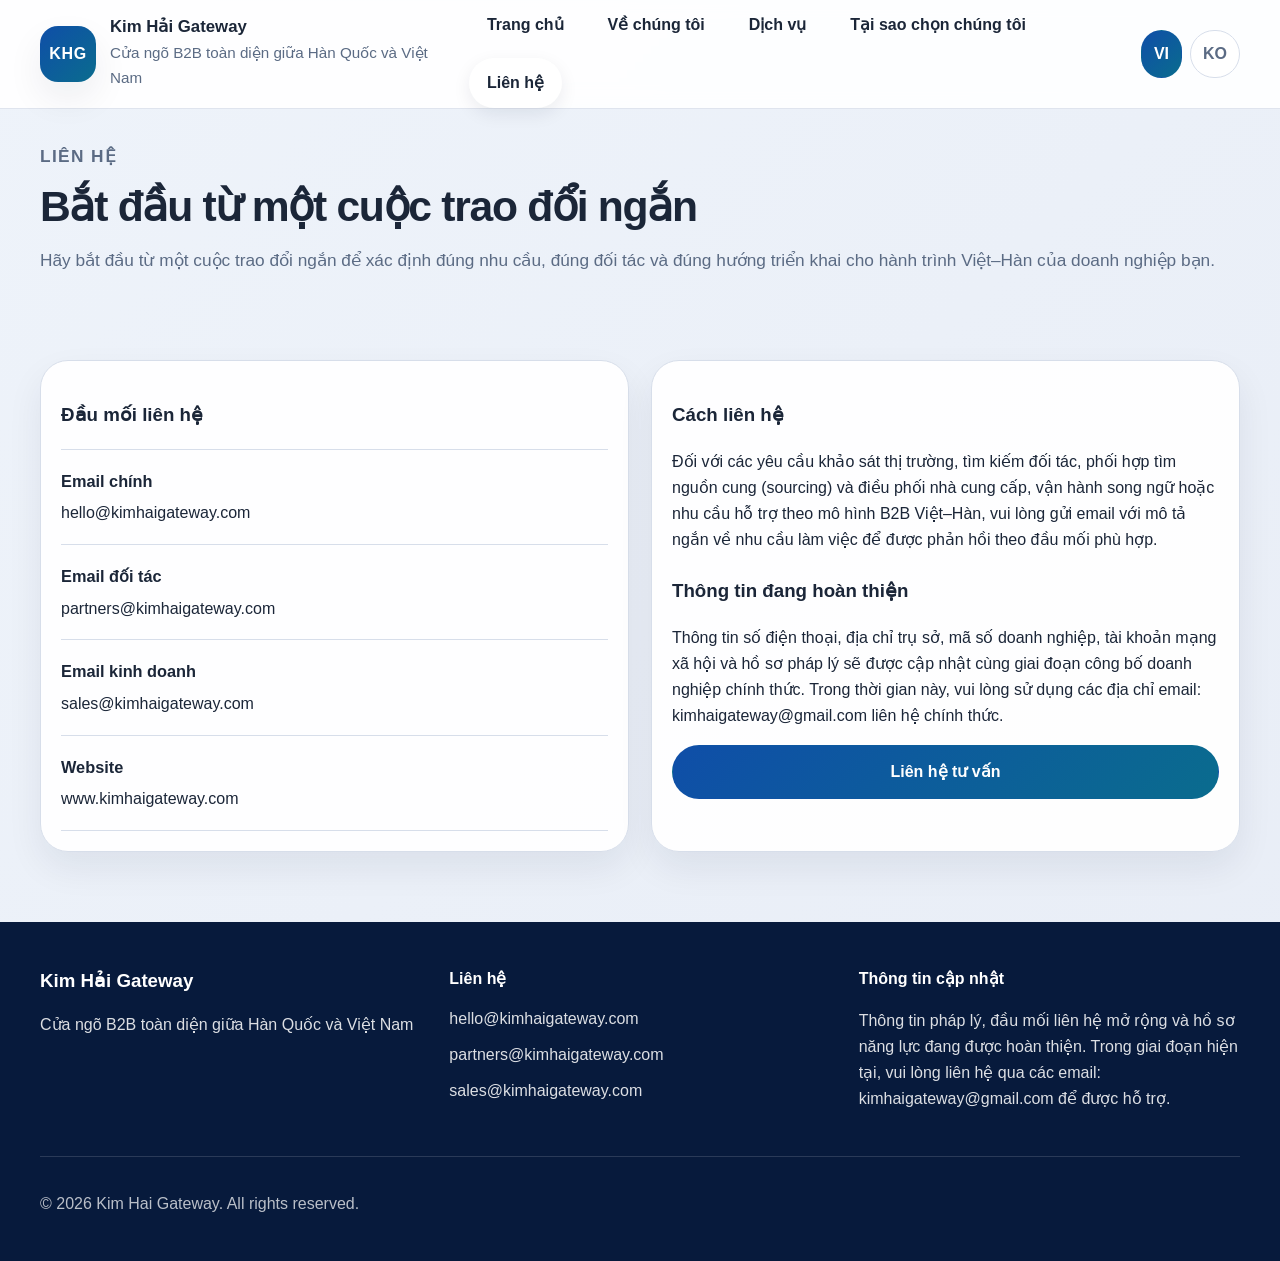
<file: vi/contact.html>
<!DOCTYPE html>
<html lang="vi">
<head>
  <meta charset="UTF-8" />
  <meta name="viewport" content="width=device-width, initial-scale=1.0" />
  <title>Liên hệ | Kim Hải Gateway</title>
  <meta name="description" content="Liên hệ với Kim Hải Gateway để xác định đúng nhu cầu, đúng đối tác và đúng hướng triển khai cho hợp tác Việt – Hàn." />
  <link rel="stylesheet" href="/assets/styles.css" />
</head>
<body>
  <header class="site-header">
    <div class="container header-inner">
      <a class="brand" href="/vi/index.html">
        <span class="brand-mark">KHG</span>
        <span class="brand-text">
          <strong>Kim Hải Gateway</strong>
          <small>Cửa ngõ B2B toàn diện giữa Hàn Quốc và Việt Nam</small>
        </span>
      </a>
      <nav class="site-nav">
        <a href="/vi/index.html">Trang chủ</a>
        <a href="/vi/about.html">Về chúng tôi</a>
        <a href="/vi/services.html">Dịch vụ</a>
        <a href="/vi/why-us.html">Tại sao chọn chúng tôi</a>
        <a class="active" href="/vi/contact.html">Liên hệ</a>
      </nav>
      <div class="lang-switch">
        <a class="active" href="/vi/contact.html">VI</a>
        <a href="/ko/contact.html">KO</a>
      </div>
    </div>
  </header>
  <main>
    <section class="page-hero">
      <div class="container">
        <p class="eyebrow">LIÊN HỆ</p>
        <h1>Bắt đầu từ một cuộc trao đổi ngắn</h1>
        <p>Hãy bắt đầu từ một cuộc trao đổi ngắn để xác định đúng nhu cầu, đúng đối tác và đúng hướng triển khai cho hành trình Việt–Hàn của doanh nghiệp bạn.</p>
      </div>
    </section>

    <section class="section">
      <div class="container grid-2">
        <div class="page-panel">
          <h3>Đầu mối liên hệ</h3>
          <div class="divider-list">
            <div class="divider-item">
              <strong>Email chính</strong>
              <a href="mailto:hello@kimhaigateway.com">hello@kimhaigateway.com</a>
            </div>
            <div class="divider-item">
              <strong>Email đối tác</strong>
              <a href="mailto:partners@kimhaigateway.com">partners@kimhaigateway.com</a>
            </div>
            <div class="divider-item">
              <strong>Email kinh doanh</strong>
              <a href="mailto:sales@kimhaigateway.com">sales@kimhaigateway.com</a>
            </div>
            <div class="divider-item">
              <strong>Website</strong>
              <a href="https://www.kimhaigateway.com">www.kimhaigateway.com</a>
            </div>
          </div>
        </div>

        <div class="page-panel">
          <h3>Cách liên hệ</h3>
          <p>Đối với các yêu cầu khảo sát thị trường, tìm kiếm đối tác, phối hợp tìm nguồn cung (sourcing) và điều phối nhà cung cấp, vận hành song ngữ hoặc nhu cầu hỗ trợ theo mô hình B2B Việt–Hàn, vui lòng gửi email với mô tả ngắn về nhu cầu làm việc để được phản hồi theo đầu mối phù hợp.</p>
          <h3 style="margin-top:24px;">Thông tin đang hoàn thiện</h3>
          <p>Thông tin số điện thoại, địa chỉ trụ sở, mã số doanh nghiệp, tài khoản mạng xã hội và hồ sơ pháp lý sẽ được cập nhật cùng giai đoạn công bố doanh nghiệp chính thức. Trong thời gian này, vui lòng sử dụng các địa chỉ email: kimhaigateway@gmail.com liên hệ chính thức.</p>
          <div class="button-row">
            <a class="btn btn-primary" href="mailto:hello@kimhaigateway.com">Liên hệ tư vấn</a>
          </div>
        </div>
      </div>
    </section>
  </main>
  <footer class="site-footer">
    <div class="container footer-grid">
      <div>
        <h3>Kim Hải Gateway</h3>
        <p>Cửa ngõ B2B toàn diện giữa Hàn Quốc và Việt Nam</p>
      </div>
      <div>
        <h4>Liên hệ</h4>
        <ul class="footer-list">
          <li><a href="mailto:hello@kimhaigateway.com">hello@kimhaigateway.com</a></li>
          <li><a href="mailto:partners@kimhaigateway.com">partners@kimhaigateway.com</a></li>
          <li><a href="mailto:sales@kimhaigateway.com">sales@kimhaigateway.com</a></li>
        </ul>
      </div>
      <div>
        <h4>Thông tin cập nhật</h4>
        <p>Thông tin pháp lý, đầu mối liên hệ mở rộng và hồ sơ năng lực đang được hoàn thiện. Trong giai đoạn hiện tại, vui lòng liên hệ qua các email: kimhaigateway@gmail.com để được hỗ trợ.</p>
      </div>
    </div>
    <div class="container footer-bottom">
      <p>© <span id="year"></span> Kim Hai Gateway. All rights reserved.</p>
    </div>
  </footer>
  <script src="/assets/script.js"></script>
</body>
</html>
</file>
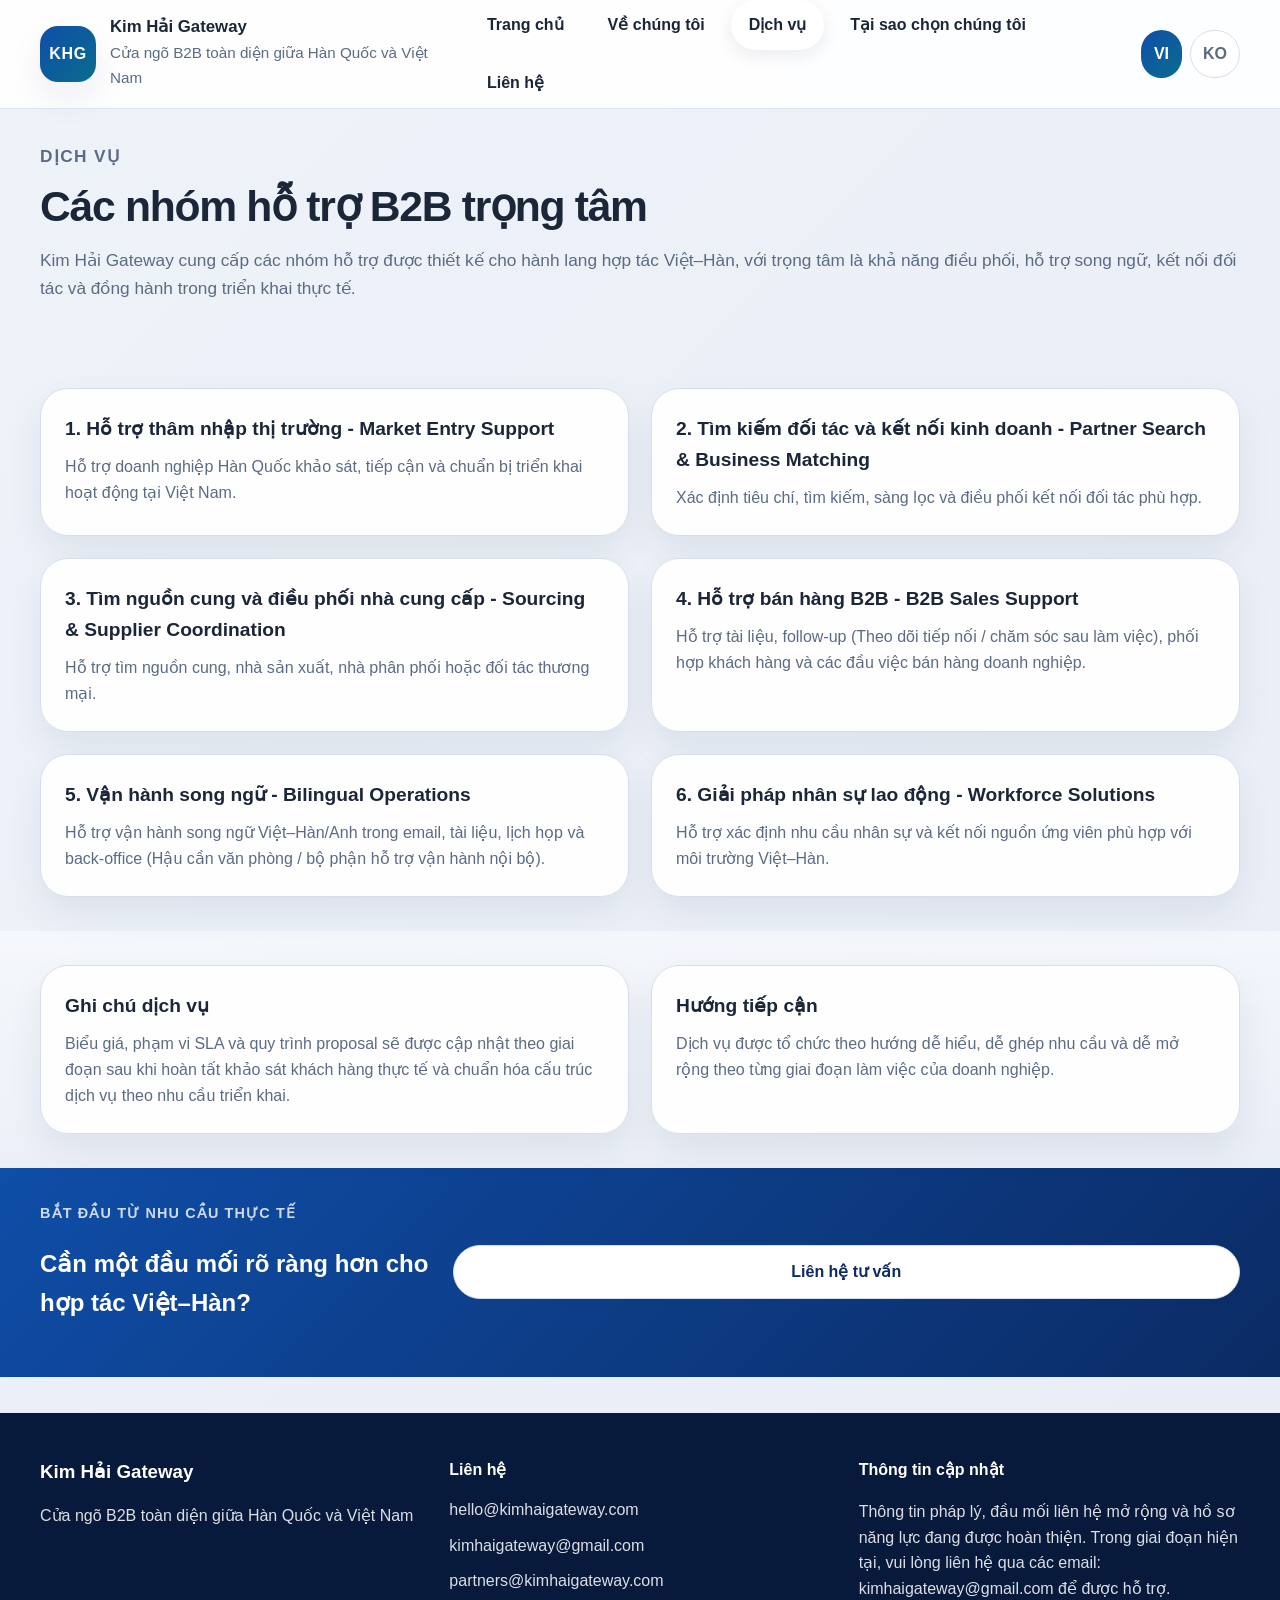
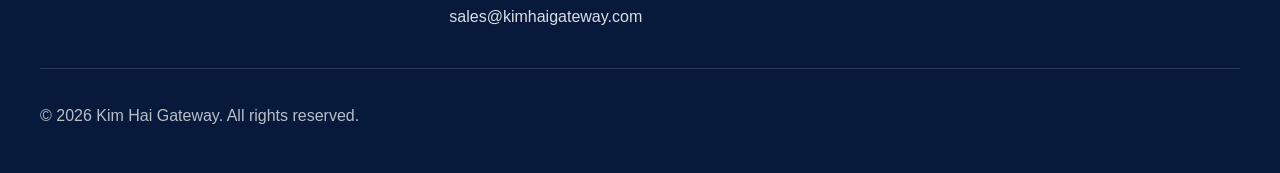
<file: vi/services.html>
<!DOCTYPE html>
<html lang="vi">
<head>
  <meta charset="UTF-8" />
  <meta name="viewport" content="width=device-width, initial-scale=1.0" />
  <title>Dịch vụ | Kim Hải Gateway</title>
  <meta name="description" content="Các nhóm dịch vụ B2B trọng tâm của Kim Hải Gateway cho hành lang hợp tác Việt – Hàn." />
  <link rel="stylesheet" href="/assets/styles.css" />
</head>
<body>
  <header class="site-header">
    <div class="container header-inner">
      <a class="brand" href="/vi/index.html">
        <span class="brand-mark">KHG</span>
        <span class="brand-text">
          <strong>Kim Hải Gateway</strong>
          <small>Cửa ngõ B2B toàn diện giữa Hàn Quốc và Việt Nam</small>
        </span>
      </a>
      <nav class="site-nav">
        <a href="/vi/index.html">Trang chủ</a>
        <a href="/vi/about.html">Về chúng tôi</a>
        <a class="active" href="/vi/services.html">Dịch vụ</a>
        <a href="/vi/why-us.html">Tại sao chọn chúng tôi</a>
        <a href="/vi/contact.html">Liên hệ</a>
      </nav>
      <div class="lang-switch">
        <a class="active" href="/vi/services.html">VI</a>
        <a href="/ko/services.html">KO</a>
      </div>
    </div>
  </header>
  <main>
    <section class="page-hero">
      <div class="container">
        <p class="eyebrow">DỊCH VỤ</p>
        <h1>Các nhóm hỗ trợ B2B trọng tâm</h1>
        <p>Kim Hải Gateway cung cấp các nhóm hỗ trợ được thiết kế cho hành lang hợp tác Việt–Hàn, với trọng tâm là khả năng điều phối, hỗ trợ song ngữ, kết nối đối tác và đồng hành trong triển khai thực tế.</p>
      </div>
    </section>

    <section class="section">
      <div class="container services-grid">
        <article class="service-card">
          <h3>1. Hỗ trợ thâm nhập thị trường - Market Entry Support</h3>
          <p>Hỗ trợ doanh nghiệp Hàn Quốc khảo sát, tiếp cận và chuẩn bị triển khai hoạt động tại Việt Nam.</p>
        </article>
        <article class="service-card">
          <h3>2. Tìm kiếm đối tác và kết nối kinh doanh - Partner Search &amp; Business Matching</h3>
          <p>Xác định tiêu chí, tìm kiếm, sàng lọc và điều phối kết nối đối tác phù hợp.</p>
        </article>
        <article class="service-card">
          <h3>3. Tìm nguồn cung và điều phối nhà cung cấp - Sourcing &amp; Supplier Coordination</h3>
          <p>Hỗ trợ tìm nguồn cung, nhà sản xuất, nhà phân phối hoặc đối tác thương mại.</p>
        </article>
        <article class="service-card">
          <h3>4. Hỗ trợ bán hàng B2B - B2B Sales Support</h3>
          <p>Hỗ trợ tài liệu, follow-up (Theo dõi tiếp nối / chăm sóc sau làm việc), phối hợp khách hàng và các đầu việc bán hàng doanh nghiệp.</p>
        </article>
        <article class="service-card">
          <h3>5. Vận hành song ngữ - Bilingual Operations</h3>
          <p>Hỗ trợ vận hành song ngữ Việt–Hàn/Anh trong email, tài liệu, lịch họp và back-office (Hậu cần văn phòng / bộ phận hỗ trợ vận hành nội bộ).</p>
        </article>
        <article class="service-card">
          <h3>6. Giải pháp nhân sự lao động - Workforce Solutions</h3>
          <p>Hỗ trợ xác định nhu cầu nhân sự và kết nối nguồn ứng viên phù hợp với môi trường Việt–Hàn.</p>
        </article>
      </div>
    </section>

    <section class="section section-alt">
      <div class="container grid-2">
        <article class="note-card">
          <h3>Ghi chú dịch vụ</h3>
          <p>Biểu giá, phạm vi SLA và quy trình proposal sẽ được cập nhật theo giai đoạn sau khi hoàn tất khảo sát khách hàng thực tế và chuẩn hóa cấu trúc dịch vụ theo nhu cầu triển khai.</p>
        </article>
        <article class="note-card">
          <h3>Hướng tiếp cận</h3>
          <p>Dịch vụ được tổ chức theo hướng dễ hiểu, dễ ghép nhu cầu và dễ mở rộng theo từng giai đoạn làm việc của doanh nghiệp.</p>
        </article>
      </div>
    </section>

    <section class="section cta-band">
      <div class="container cta-band-inner">
        <div>
          <p class="eyebrow">BẮT ĐẦU TỪ NHU CẦU THỰC TẾ</p>
          <h2>Cần một đầu mối rõ ràng hơn cho hợp tác Việt–Hàn?</h2>
        </div>
        <a class="btn btn-light" href="/vi/contact.html">Liên hệ tư vấn</a>
      </div>
    </section>
  </main>
  <footer class="site-footer">
    <div class="container footer-grid">
      <div>
        <h3>Kim Hải Gateway</h3>
        <p>Cửa ngõ B2B toàn diện giữa Hàn Quốc và Việt Nam</p>
      </div>
      <div>
        <h4>Liên hệ</h4>
        <ul class="footer-list">
          <li><a href="mailto:hello@kimhaigateway.com">hello@kimhaigateway.com</a></li>
          <li><a href="mailto:kimhaigateway@gmail.com">kimhaigateway@gmail.com</a></li>
          <li><a href="mailto:partners@kimhaigateway.com">partners@kimhaigateway.com</a></li>
          <li><a href="mailto:sales@kimhaigateway.com">sales@kimhaigateway.com</a></li>
        </ul>
      </div>
      <div>
        <h4>Thông tin cập nhật</h4>
        <p>Thông tin pháp lý, đầu mối liên hệ mở rộng và hồ sơ năng lực đang được hoàn thiện. Trong giai đoạn hiện tại, vui lòng liên hệ qua các email: kimhaigateway@gmail.com để được hỗ trợ.</p>
      </div>
    </div>
    <div class="container footer-bottom">
      <p>© <span id="year"></span> Kim Hai Gateway. All rights reserved.</p>
    </div>
  </footer>
  <script src="/assets/script.js"></script>
</body>
</html>
</file>
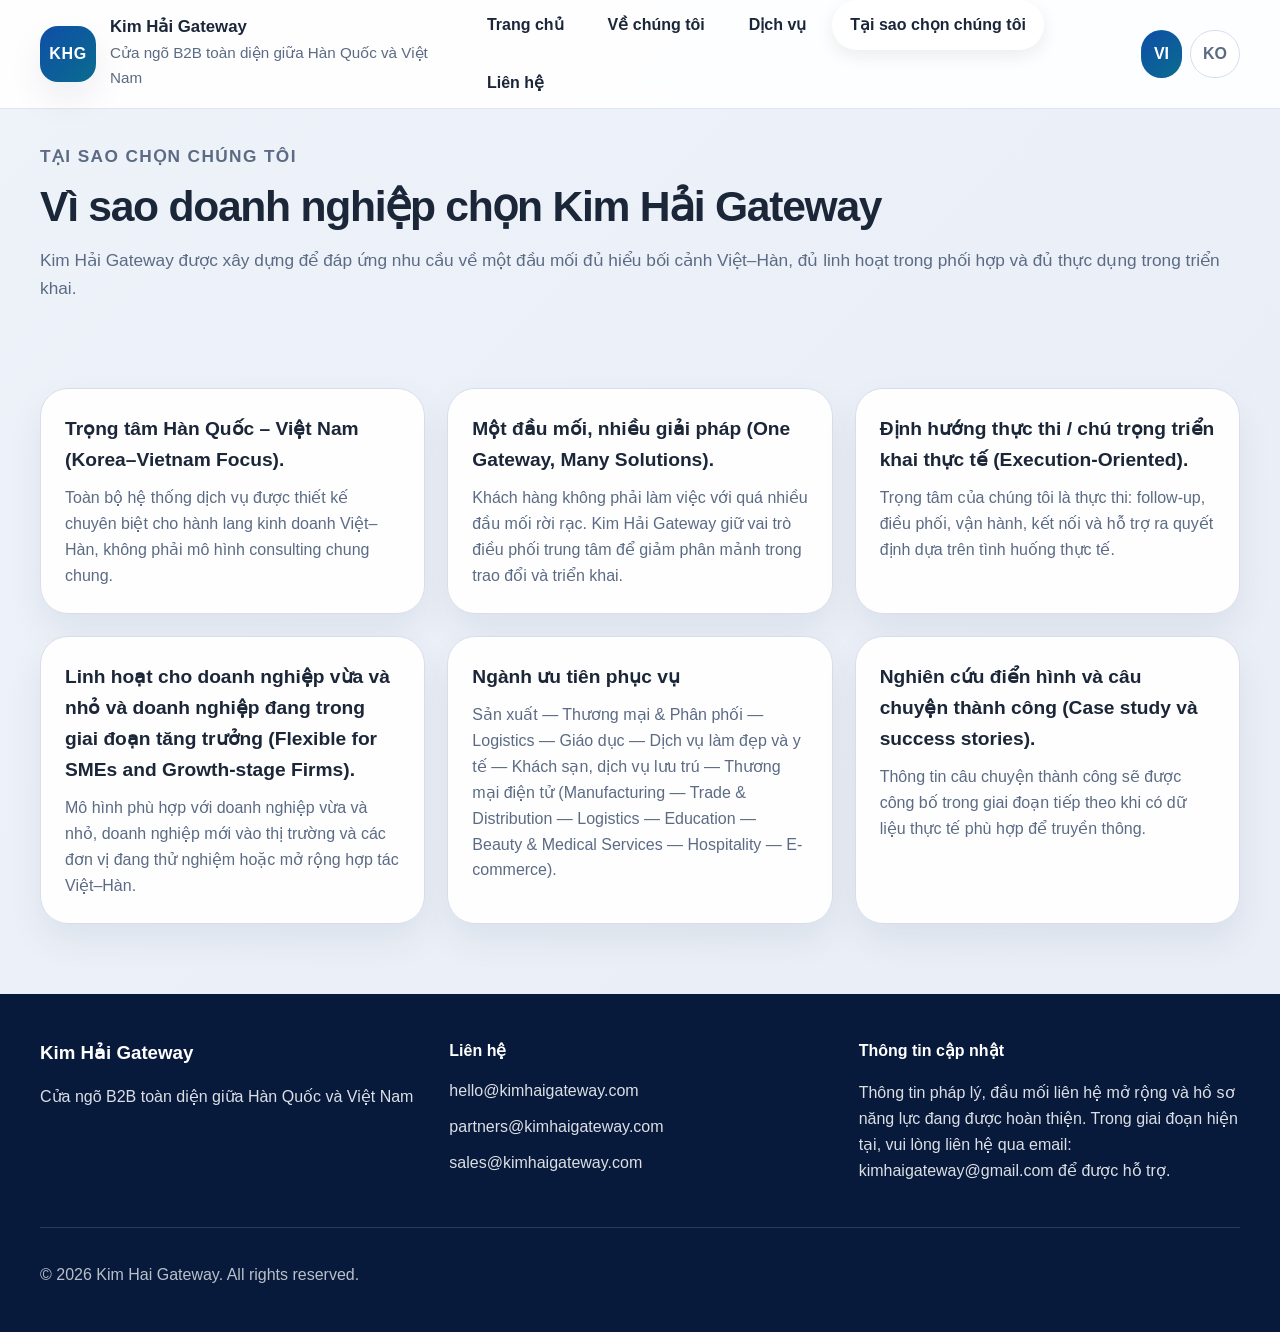
<file: vi/why-us.html>
<!DOCTYPE html>
<html lang="vi">
<head>
  <meta charset="UTF-8" />
  <meta name="viewport" content="width=device-width, initial-scale=1.0" />
  <title>Tại sao chọn chúng tôi | Kim Hải Gateway</title>
  <meta name="description" content="Vì sao doanh nghiệp chọn Kim Hải Gateway trong hợp tác B2B Việt – Hàn." />
  <link rel="stylesheet" href="/assets/styles.css" />
</head>
<body>
  <header class="site-header">
    <div class="container header-inner">
      <a class="brand" href="/vi/index.html">
        <span class="brand-mark">KHG</span>
        <span class="brand-text">
          <strong>Kim Hải Gateway</strong>
          <small>Cửa ngõ B2B toàn diện giữa Hàn Quốc và Việt Nam</small>
        </span>
      </a>
      <nav class="site-nav">
        <a href="/vi/index.html">Trang chủ</a>
        <a href="/vi/about.html">Về chúng tôi</a>
        <a href="/vi/services.html">Dịch vụ</a>
        <a class="active" href="/vi/why-us.html">Tại sao chọn chúng tôi</a>
        <a href="/vi/contact.html">Liên hệ</a>
      </nav>
      <div class="lang-switch">
        <a class="active" href="/vi/why-us.html">VI</a>
        <a href="/ko/why-us.html">KO</a>
      </div>
    </div>
  </header>
  <main>
    <section class="page-hero">
      <div class="container">
        <p class="eyebrow">TẠI SAO CHỌN CHÚNG TÔI</p>
        <h1>Vì sao doanh nghiệp chọn Kim Hải Gateway</h1>
        <p>Kim Hải Gateway được xây dựng để đáp ứng nhu cầu về một đầu mối đủ hiểu bối cảnh Việt–Hàn, đủ linh hoạt trong phối hợp và đủ thực dụng trong triển khai.</p>
      </div>
    </section>

    <section class="section">
      <div class="container why-grid">
        <article class="why-card">
          <h3>Trọng tâm Hàn Quốc – Việt Nam (Korea–Vietnam Focus).</h3>
          <p>Toàn bộ hệ thống dịch vụ được thiết kế chuyên biệt cho hành lang kinh doanh Việt–Hàn, không phải mô hình consulting chung chung.</p>
        </article>
        <article class="why-card">
          <h3>Một đầu mối, nhiều giải pháp (One Gateway, Many Solutions).</h3>
          <p>Khách hàng không phải làm việc với quá nhiều đầu mối rời rạc. Kim Hải Gateway giữ vai trò điều phối trung tâm để giảm phân mảnh trong trao đổi và triển khai.</p>
        </article>
        <article class="why-card">
          <h3>Định hướng thực thi / chú trọng triển khai thực tế (Execution-Oriented).</h3>
          <p>Trọng tâm của chúng tôi là thực thi: follow-up, điều phối, vận hành, kết nối và hỗ trợ ra quyết định dựa trên tình huống thực tế.</p>
        </article>
        <article class="why-card">
          <h3>Linh hoạt cho doanh nghiệp vừa và nhỏ và doanh nghiệp đang trong giai đoạn tăng trưởng (Flexible for SMEs and Growth-stage Firms).</h3>
          <p>Mô hình phù hợp với doanh nghiệp vừa và nhỏ, doanh nghiệp mới vào thị trường và các đơn vị đang thử nghiệm hoặc mở rộng hợp tác Việt–Hàn.</p>
        </article>
        <article class="why-card">
          <h3>Ngành ưu tiên phục vụ</h3>
          <p>Sản xuất — Thương mại & Phân phối — Logistics — Giáo dục — Dịch vụ làm đẹp và y tế — Khách sạn, dịch vụ lưu trú — Thương mại điện tử (Manufacturing — Trade &amp; Distribution — Logistics — Education — Beauty &amp; Medical Services — Hospitality — E-commerce).</p>
        </article>
        <article class="why-card">
          <h3>Nghiên cứu điển hình và câu chuyện thành công (Case study và success stories).</h3>
          <p>Thông tin câu chuyện thành công sẽ được công bố trong giai đoạn tiếp theo khi có dữ liệu thực tế phù hợp để truyền thông.</p>
        </article>
      </div>
    </section>
  </main>
  <footer class="site-footer">
    <div class="container footer-grid">
      <div>
        <h3>Kim Hải Gateway</h3>
        <p>Cửa ngõ B2B toàn diện giữa Hàn Quốc và Việt Nam</p>
      </div>
      <div>
        <h4>Liên hệ</h4>
        <ul class="footer-list">
          <li><a href="mailto:hello@kimhaigateway.com">hello@kimhaigateway.com</a></li>
          <li><a href="mailto:partners@kimhaigateway.com">partners@kimhaigateway.com</a></li>
          <li><a href="mailto:sales@kimhaigateway.com">sales@kimhaigateway.com</a></li>
        </ul>
      </div>
      <div>
        <h4>Thông tin cập nhật</h4>
        <p>Thông tin pháp lý, đầu mối liên hệ mở rộng và hồ sơ năng lực đang được hoàn thiện. Trong giai đoạn hiện tại, vui lòng liên hệ qua email: kimhaigateway@gmail.com để được hỗ trợ.</p>
      </div>
    </div>
    <div class="container footer-bottom">
      <p>© <span id="year"></span> Kim Hai Gateway. All rights reserved.</p>
    </div>
  </footer>
  <script src="/assets/script.js"></script>
</body>
</html>
</file>
<file: assets/styles.css>
:root {
  --bg: #eef3fa;
  --surface: rgba(255, 255, 255, 0.94);
  --surface-strong: #ffffff;
  --text: #1b2638;
  --muted: #5b6b84;
  --line: #d7deea;
  --primary: #0f4ea8;
  --primary-dark: #0b2b64;
  --accent: #0a6c8e;
  --shadow: 0 16px 36px rgba(15, 31, 63, 0.07);
  --radius: 28px;
  --container: 1200px;
}

* {
  box-sizing: border-box;
}

html {
  scroll-behavior: smooth;
}

body {
  margin: 0;
  font-family: "Noto Sans", "Segoe UI", Arial, sans-serif;
  color: var(--text);
  background: linear-gradient(135deg, #eef3fa 0%, #e8edf6 100%);
  line-height: 1.62;
}

a {
  color: inherit;
  text-decoration: none;
}

img {
  max-width: 100%;
  display: block;
}

.container {
  width: min(var(--container), calc(100% - 40px));
  margin: 0 auto;
}

.site-header {
  position: sticky;
  top: 0;
  z-index: 20;
  background: rgba(255, 255, 255, 0.9);
  backdrop-filter: blur(10px);
  border-bottom: 1px solid rgba(215, 222, 234, 0.8);
}

.header-inner {
  display: flex;
  align-items: center;
  justify-content: space-between;
  gap: 20px;
  min-height: 88px;
}

.brand {
  display: flex;
  align-items: center;
  gap: 14px;
}

.brand-mark {
  width: 56px;
  height: 56px;
  border-radius: 18px;
  background: linear-gradient(135deg, var(--primary), var(--accent));
  color: #fff;
  display: grid;
  place-items: center;
  font-weight: 700;
  letter-spacing: 0.04em;
  box-shadow: var(--shadow);
  flex-shrink: 0;
}

.brand-text strong {
  display: block;
  margin: 0;
  font-size: 1.05rem;
  line-height: 1.2;
}

.brand-text small {
  display: block;
  color: var(--muted);
  margin-top: 4px;
  font-size: 0.95rem;
}

.site-nav {
  display: flex;
  align-items: center;
  gap: 8px;
  flex-wrap: wrap;
}

.site-nav a {
  padding: 12px 18px;
  border-radius: 999px;
  font-weight: 600;
  color: var(--text);
}

.site-nav a.active,
.site-nav a:hover {
  background: #fff;
  box-shadow: 0 6px 18px rgba(10, 24, 54, 0.08);
}

.lang-switch {
  display: flex;
  align-items: center;
  gap: 8px;
}

.lang-switch a {
  padding: 10px 12px;
  border-radius: 999px;
  border: 1px solid var(--line);
  font-weight: 700;
  color: var(--muted);
  background: #fff;
}

.lang-switch a.active {
  color: #fff;
  background: linear-gradient(135deg, var(--primary), var(--accent));
  border-color: transparent;
}

.eyebrow,
.lang-eyebrow {
  margin: 0 0 12px;
  color: var(--primary);
  font-weight: 800;
  letter-spacing: 0.08em;
  text-transform: uppercase;
  font-size: 0.9rem;
}

.btn {
  display: inline-flex;
  align-items: center;
  justify-content: center;
  min-height: 54px;
  padding: 0 24px;
  border-radius: 999px;
  font-weight: 700;
  border: 1px solid transparent;
  transition: 0.2s ease;
}

.btn:hover {
  transform: translateY(-1px);
}

.btn-primary {
  color: #fff;
  background: linear-gradient(135deg, var(--primary), var(--accent));
}

.btn-secondary,
.btn-light {
  color: var(--primary-dark);
  background: #fff;
  border-color: var(--line);
}

.hero {
  padding: 72px 0 48px;
}

.hero-grid,
.brand-home-grid {
  display: grid;
  grid-template-columns: 1.08fr 0.92fr;
  gap: 34px;
  align-items: center;
}

.hero h1,
.page-hero h1,
.brand-home-copy h1,
.lang-copy-panel h2 {
  margin: 0 0 18px;
  font-size: clamp(1.6rem, 3.33vw, 2.93rem);
  line-height: 1.08;
  letter-spacing: -0.03em;
  color: var(--text);
}

.hero-text,
.page-hero p,
.brand-home-copy p,
.lang-subtitle,
.lang-subtitle-ko {
  color: var(--muted);
  font-size: 1.08rem;
}

.hero-card,
.panel-card,
.page-panel,
.info-card,
.placeholder-box,
.lang-card,
.service-card,
.benefit-card,
.contact-card,
.feature-item,
.why-card,
.note-card,
.brand-home-panel,
.lang-copy-panel,
.lang-visual-panel,
.brand-home-visual,
.brand-gallery-card {
  background: var(--surface);
  border: 1px solid var(--line);
  border-radius: var(--radius);
  box-shadow: var(--shadow);
}

.hero-card,
.placeholder-box,
.page-panel,
.lang-card,
.lang-copy-panel,
.lang-visual-panel,
.brand-home-panel,
.brand-home-visual {
  padding: 30px;
}

.card-label,
.placeholder-label {
  display: inline-block;
  background: #edf2ff;
  color: var(--primary);
  padding: 9px 14px;
  border-radius: 999px;
  font-weight: 700;
  font-size: 0.92rem;
  margin-bottom: 18px;
}

.section {
  padding: 52px 0;
}

.section-alt {
  background: linear-gradient(180deg, rgba(255, 255, 255, 0.45), rgba(255, 255, 255, 0));
}

.section-heading {
  max-width: 860px;
  margin-bottom: 28px;
}

.section-heading p {
  color: var(--muted);
  margin: 0;
}

.benefit-grid,
.contact-grid,
.why-grid,
.brand-gallery-grid {
  display: grid;
  grid-template-columns: repeat(3, 1fr);
  gap: 22px;
}

.services-grid,
.grid-2 {
  display: grid;
  grid-template-columns: repeat(2, 1fr);
  gap: 22px;
}

.benefit-card,
.service-card,
.contact-card,
.why-card,
.note-card,
.brand-gallery-card {
  padding: 24px;
}

.benefit-number {
  display: inline-grid;
  place-items: center;
  width: 38px;
  height: 38px;
  border-radius: 12px;
  background: #eef3ff;
  color: var(--primary);
  font-weight: 800;
  margin-bottom: 12px;
}

.two-col,
.page-layout {
  display: grid;
  grid-template-columns: 1.15fr 0.85fr;
  gap: 28px;
}

.feature-stack {
  display: grid;
  gap: 18px;
  margin-top: 22px;
}

.feature-item {
  padding: 22px;
}

.feature-item h3,
.service-card h3,
.benefit-card h3,
.contact-card h3,
.why-card h3,
.note-card h3,
.brand-gallery-card h3,
.brand-home-panel h3 {
  margin: 0 0 10px;
  font-size: 1.2rem;
}

.feature-item p,
.service-card p,
.benefit-card p,
.contact-card p,
.why-card p,
.note-card p,
.placeholder-box p,
.brand-gallery-card p,
.brand-home-panel p {
  margin: 0;
  color: var(--muted);
}

.page-hero {
  padding: 64px 0 24px;
}

.divider-list {
  border-top: 1px solid var(--line);
}

.divider-item {
  padding: 18px 0;
  border-bottom: 1px solid var(--line);
}

.divider-item strong {
  display: block;
  margin-bottom: 6px;
  font-size: 1.02rem;
}

.cta-band {
  background: linear-gradient(135deg, var(--primary), var(--primary-dark));
  color: #fff;
}

.cta-band .eyebrow {
  color: rgba(255, 255, 255, 0.8);
}

.cta-band-inner {
  display: flex;
  align-items: center;
  justify-content: space-between;
  gap: 24px;
}

.site-footer {
  background: #071a3c;
  color: #fff;
  margin-top: 36px;
}

.footer-grid {
  display: grid;
  grid-template-columns: 1fr 1fr 1fr;
  gap: 28px;
  padding: 44px 0 28px;
}

.footer-grid h3,
.footer-grid h4 {
  margin-top: 0;
  margin-bottom: 14px;
}

.footer-grid p,
.footer-grid li,
.footer-grid a {
  color: rgba(255, 255, 255, 0.86);
}

.footer-list {
  list-style: none;
  padding: 0;
  margin: 0;
}

.footer-list li {
  margin-bottom: 10px;
}

.footer-bottom {
  border-top: 1px solid rgba(255, 255, 255, 0.14);
  padding: 18px 0 28px;
  color: rgba(255, 255, 255, 0.72);
}

/* Root landing page */
.lang-landing-page {
  background: linear-gradient(135deg, #eef3fa 0%, #e8edf6 100%);
}

.lang-landing-wrap {
  min-height: 100vh;
  display: grid;
  place-items: center;
  padding: 42px 20px;
}

.lang-landing-hero {
  width: min(1280px, 100%);
  display: grid;
  grid-template-columns: 1.02fr 0.98fr;
  gap: 34px;
  align-items: stretch;
}

.lang-copy-panel {
  display: flex;
  flex-direction: column;
  justify-content: center;
  padding-top: 9px;
}

.lang-brand-head {
  display: grid;
  grid-template-columns: 168px minmax(0, 1fr);
  align-items: center;
  gap: 22px;
  margin-bottom: 20px;
}

.lang-logo-img {
  width: 168px;
  min-width: 168px;
  max-width: 168px;
  height: auto;
  object-fit: contain;
  padding: 14px;
  background: linear-gradient(180deg, #ffffff 0%, #f8fbff 100%);
  border: 1px solid rgba(15, 78, 168, 0.12);
  border-radius: 18px;
  box-shadow: 0 8px 20px rgba(15, 31, 63, 0.06);
}

.lang-brand-text {
  min-width: 0;
  max-width: 560px;
}

.lang-brand-text h1 {
  margin: 0 0 8px;
  font-size: clamp(2.35rem, 3.8vw, 3.05rem);
  line-height: 1.04;
  letter-spacing: -0.03em;
  font-weight: 800;
  color: #102544;
}

.lang-brand-vi,
.lang-brand-ko {
  margin: 0;
  color: var(--muted);
  font-size: 1rem;
  line-height: 1.46;
  font-weight: 500;
}

.lang-brand-ko {
  margin-top: 6px;
}

.lang-subtitle-ko {
  margin-top: 8px;
}

.lang-actions {
  display: flex;
  gap: 12px;
  flex-wrap: wrap;
  margin-top: 24px;
}

.lang-actions .btn {
  min-width: 170px;
}

.lang-note {
  display: flex;
  flex-wrap: wrap;
  gap: 12px 20px;
  margin-top: 120px;
  padding-top: 18px;
  border-top: 1px solid var(--line);
  color: var(--muted);
  font-size: 0.95rem;
  font-weight: 600;
}

.lang-visual-panel {
  display: flex;
  flex-direction: column;
  gap: 18px;
  justify-content: flex-start;
}

.lang-visual-main,
.lang-visual-card,
.brand-home-image,
.brand-gallery-card {
  margin: 0;
  overflow: hidden;
  border-radius: 22px;
  background: #fff;
  border: 1px solid var(--line);
}

.lang-visual-main img,
.lang-visual-card img,
.brand-home-image img,
.brand-gallery-card img {
  width: 100%;
  display: block;
  object-fit: cover;
}

.lang-visual-main figcaption,
.lang-visual-card figcaption,
.brand-home-image figcaption {
  padding: 14px 16px;
  font-size: 0.95rem;
  font-weight: 600;
  color: #1b2638;
  background: #fff;
}

.lang-visual-grid {
  display: grid;
  grid-template-columns: 1.1fr 0.9fr;
  gap: 18px;
}

.logo-card {
  display: flex;
  flex-direction: column;
  justify-content: center;
}

.logo-card img {
  object-fit: contain;
  padding: 18px;
  background: #fff;
}

/* VI homepage upgrade */
.brand-home-hero {
  padding: 72px 0 36px;
}

.brand-home-copy .eyebrow {
  margin-bottom: 12px;
}

.brand-home-copy .button-row {
  margin-top: 26px;
  display: flex;
  gap: 14px;
  flex-wrap: wrap;
}

.brand-home-panel ul {
  margin: 16px 0 0;
  padding-left: 20px;
}

.brand-home-panel li {
  margin-bottom: 10px;
}

.brand-home-visual {
  display: flex;
  flex-direction: column;
  gap: 18px;
}

.brand-home-image figcaption {
  padding: 12px 14px;
}

.brand-gallery {
  padding: 20px 0 52px;
}

.brand-gallery-card img {
  aspect-ratio: 4 / 3;
  object-fit: cover;
}

.brand-gallery-card .brand-gallery-body {
  padding: 18px;
}

@media (max-width: 1024px) {
  .hero-grid,
  .brand-home-grid,
  .two-col,
  .page-layout,
  .grid-2,
  .benefit-grid,
  .contact-grid,
  .why-grid,
  .services-grid,
  .footer-grid,
  .cta-band-inner,
  .lang-landing-hero,
  .lang-visual-grid,
  .brand-gallery-grid {
    grid-template-columns: 1fr;
  }

  .header-inner {
    flex-direction: column;
    align-items: flex-start;
    padding: 16px 0;
  }

  .site-nav {
    width: 100%;
  }

  .hero h1,
  .page-hero h1,
  .brand-home-copy h1,
  .lang-copy-panel h2 {
    font-size: 2.6rem;
  }

  .lang-copy-panel {
  padding-top: 0;
  transform: translateY(-35px);
}

  .lang-brand-head {
    grid-template-columns: 150px minmax(0, 1fr);
    gap: 18px;
    margin-bottom: 18px;
  }

  .lang-logo-img {
    width: 150px;
    min-width: 150px;
    max-width: 150px;
  }

  .lang-brand-text h1 {
    font-size: clamp(2.15rem, 4vw, 2.8rem);
  }

  .lang-brand-vi,
  .lang-brand-ko {
    font-size: 0.97rem;
  }
}

@media (max-width: 640px) {
  .lang-note {
    margin-top: 48px;
  }
}

  .hero,
  .page-hero,
  .section,
  .brand-home-hero,
  .brand-gallery {
    padding-top: 34px;
    padding-bottom: 34px;
  }

  .hero-card,
  .placeholder-box,
  .page-panel,
  .lang-card,
  .lang-copy-panel,
  .lang-visual-panel,
  .brand-home-panel,
  .brand-home-visual {
    padding: 20px;
  }

  .lang-copy-panel {
  padding-top: 0;
  transform: translateY(-35px);
}

  .lang-brand-head {
    display: flex;
    flex-direction: column;
    align-items: flex-start;
    gap: 12px;
    margin-bottom: 16px;
  }

  .lang-logo-img {
    width: min(48vw, 150px);
    min-width: 0;
    max-width: none;
    padding: 10px;
    border-radius: 16px;
  }

  .lang-brand-text h1 {
    font-size: 2.05rem;
    line-height: 1.08;
  }

  .lang-brand-vi,
  .lang-brand-ko {
    font-size: 0.94rem;
    line-height: 1.44;
  }

  .lang-copy-panel h2,
  .brand-home-copy h1 {
    font-size: 2.1rem;
  }

  .button-row,
  .lang-actions {
    flex-direction: column;
  }

  .btn {
    width: 100%;
  }
}
</file>
